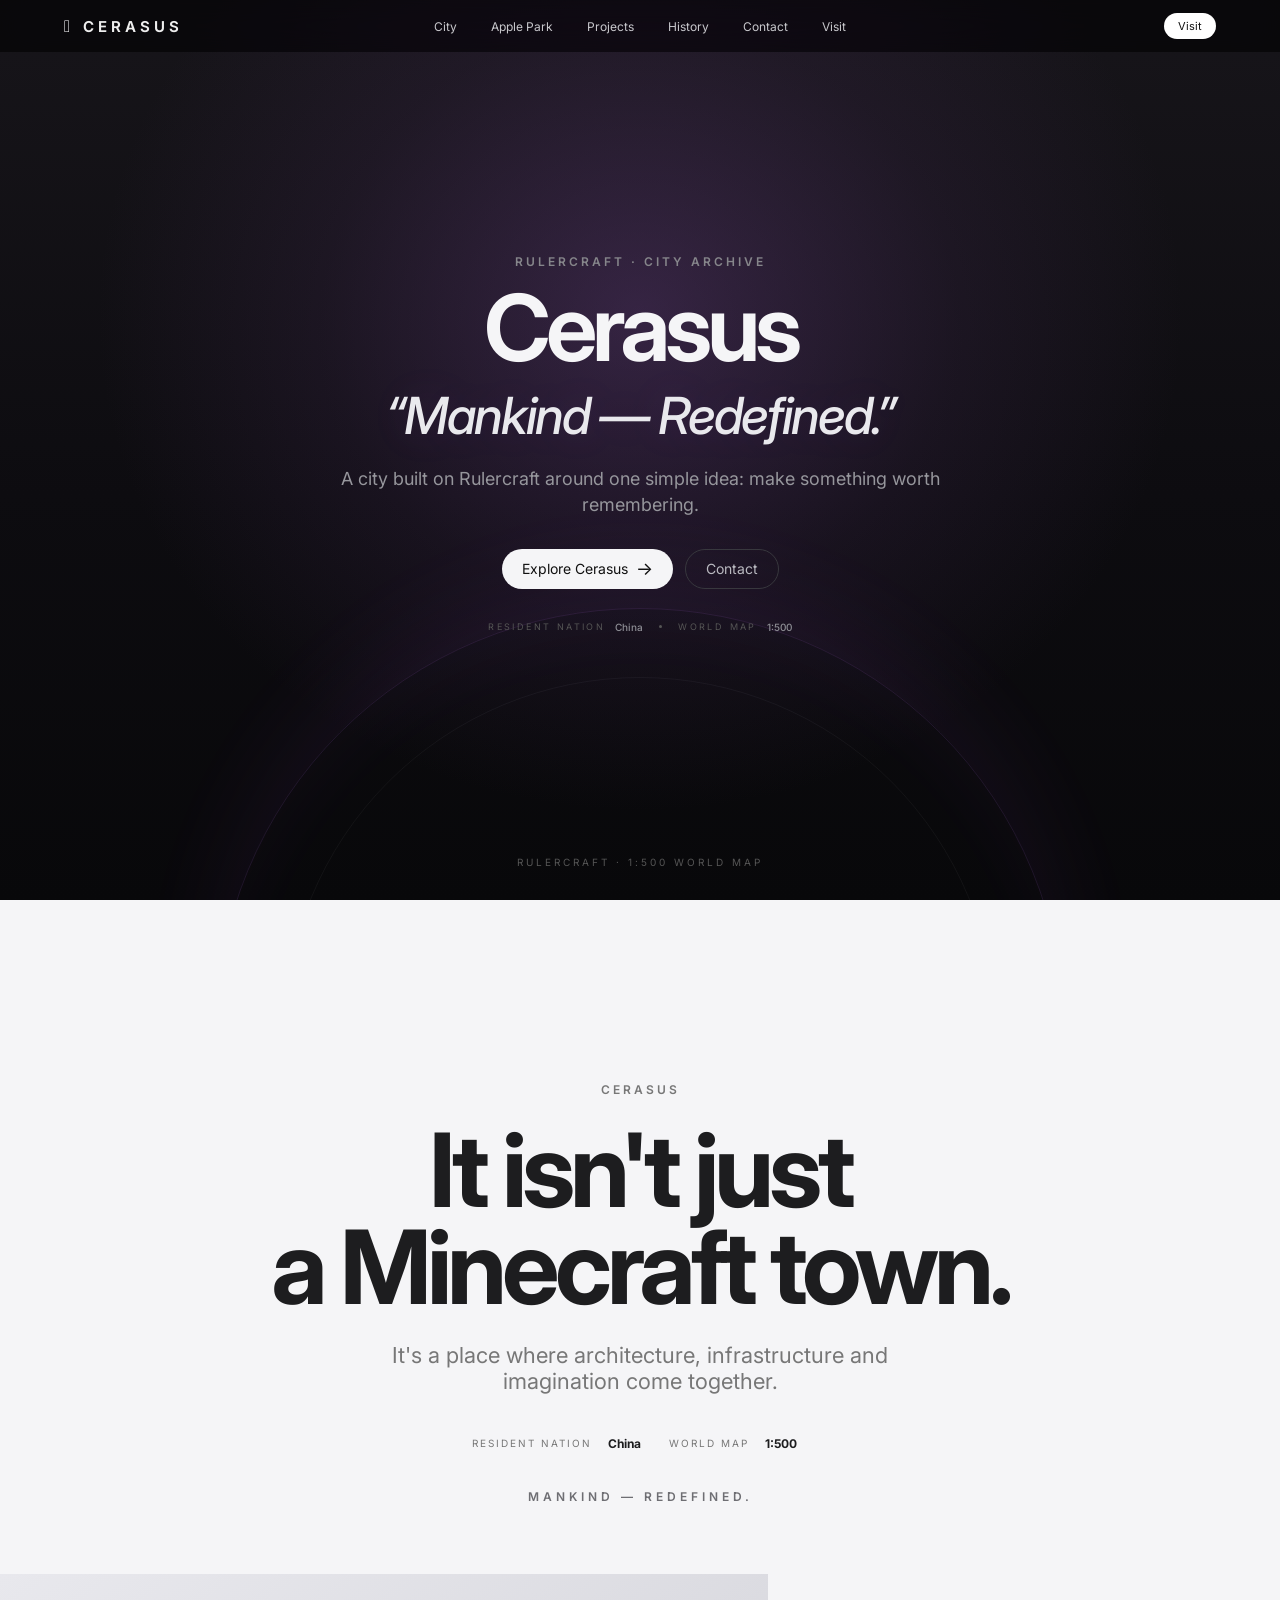
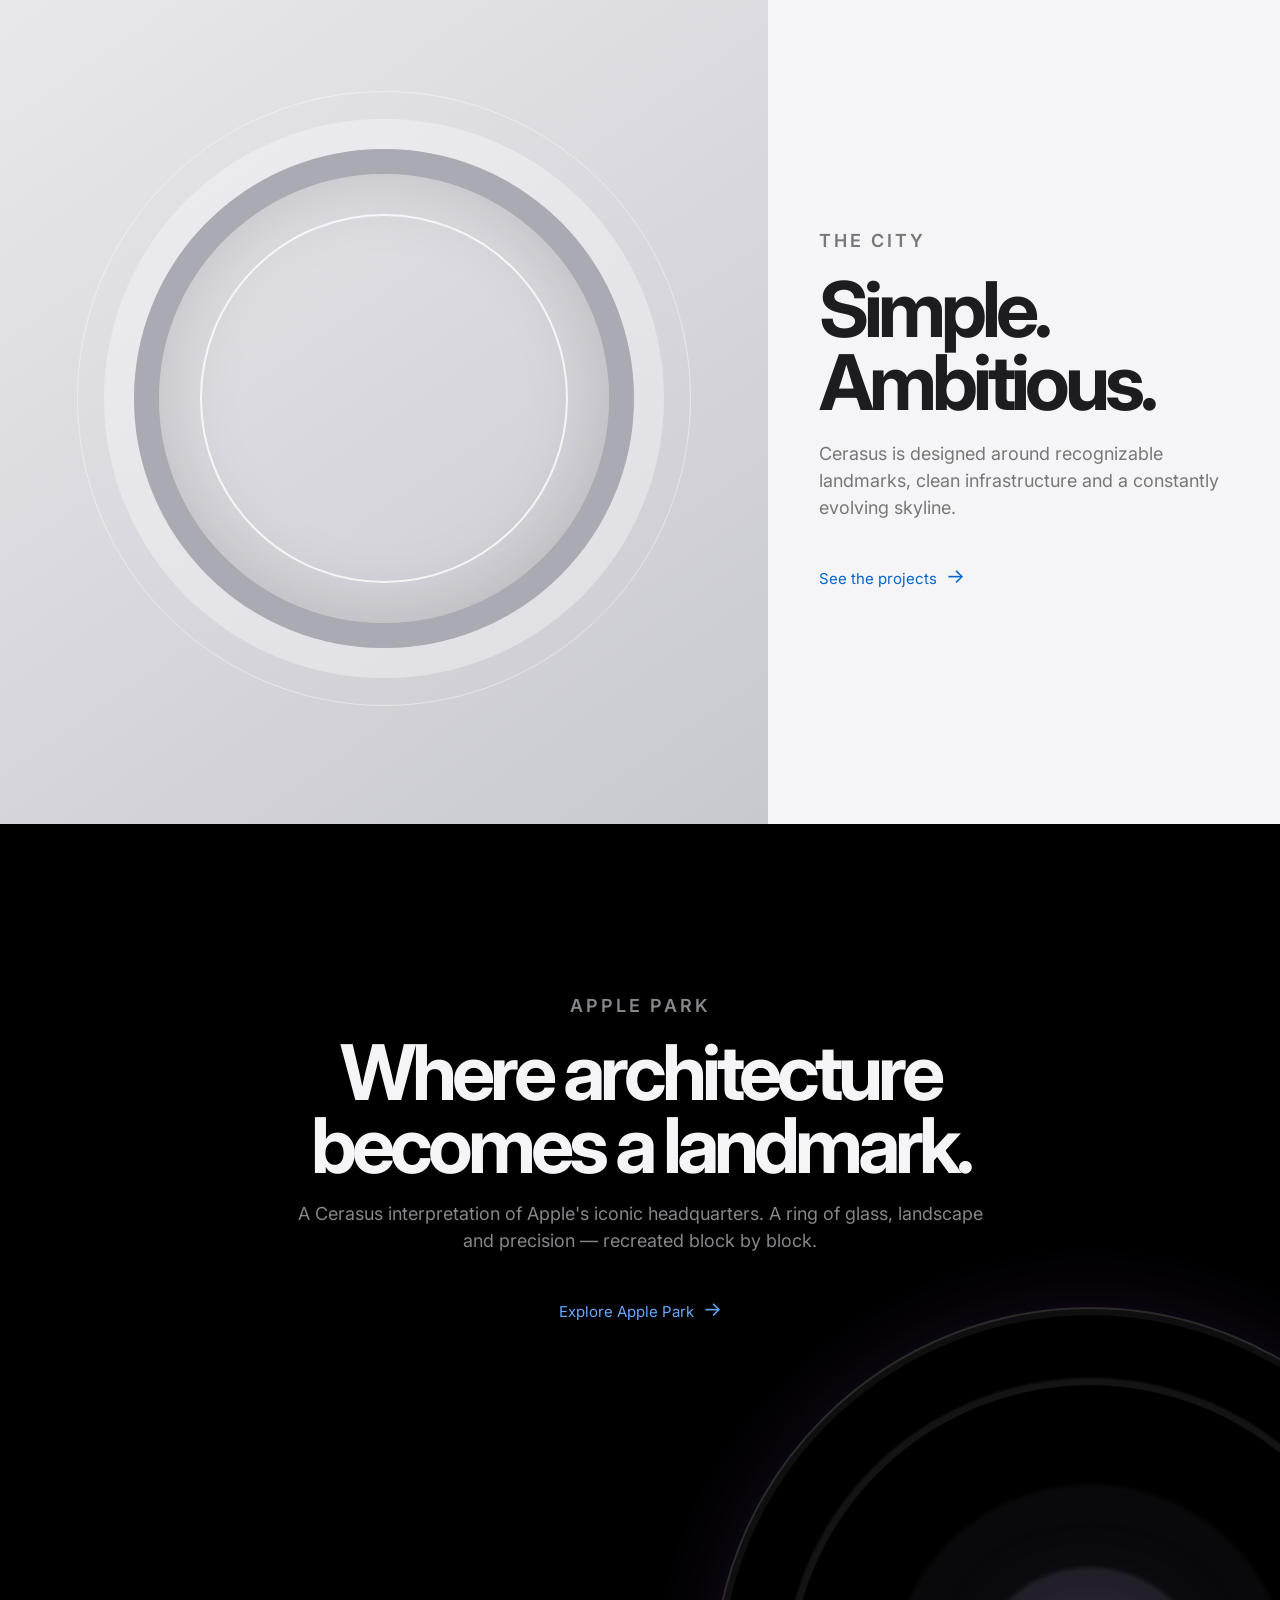
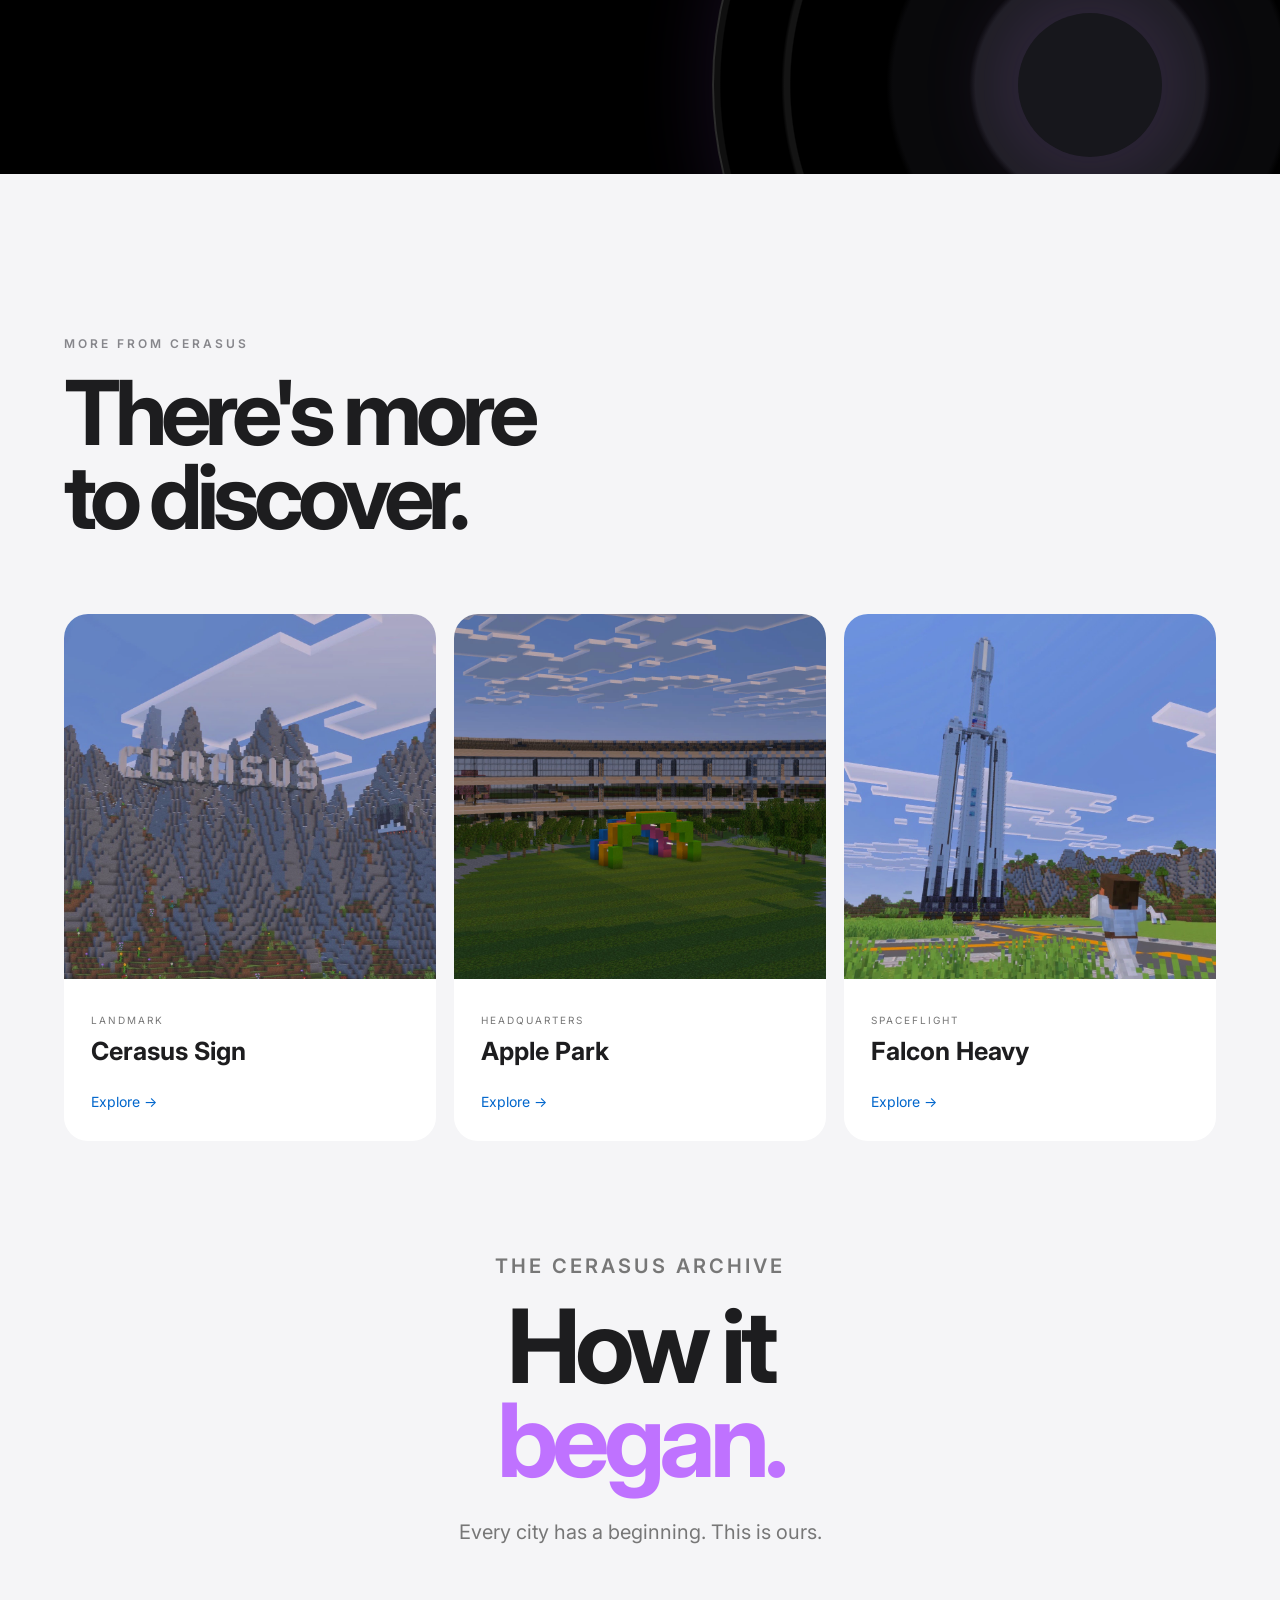
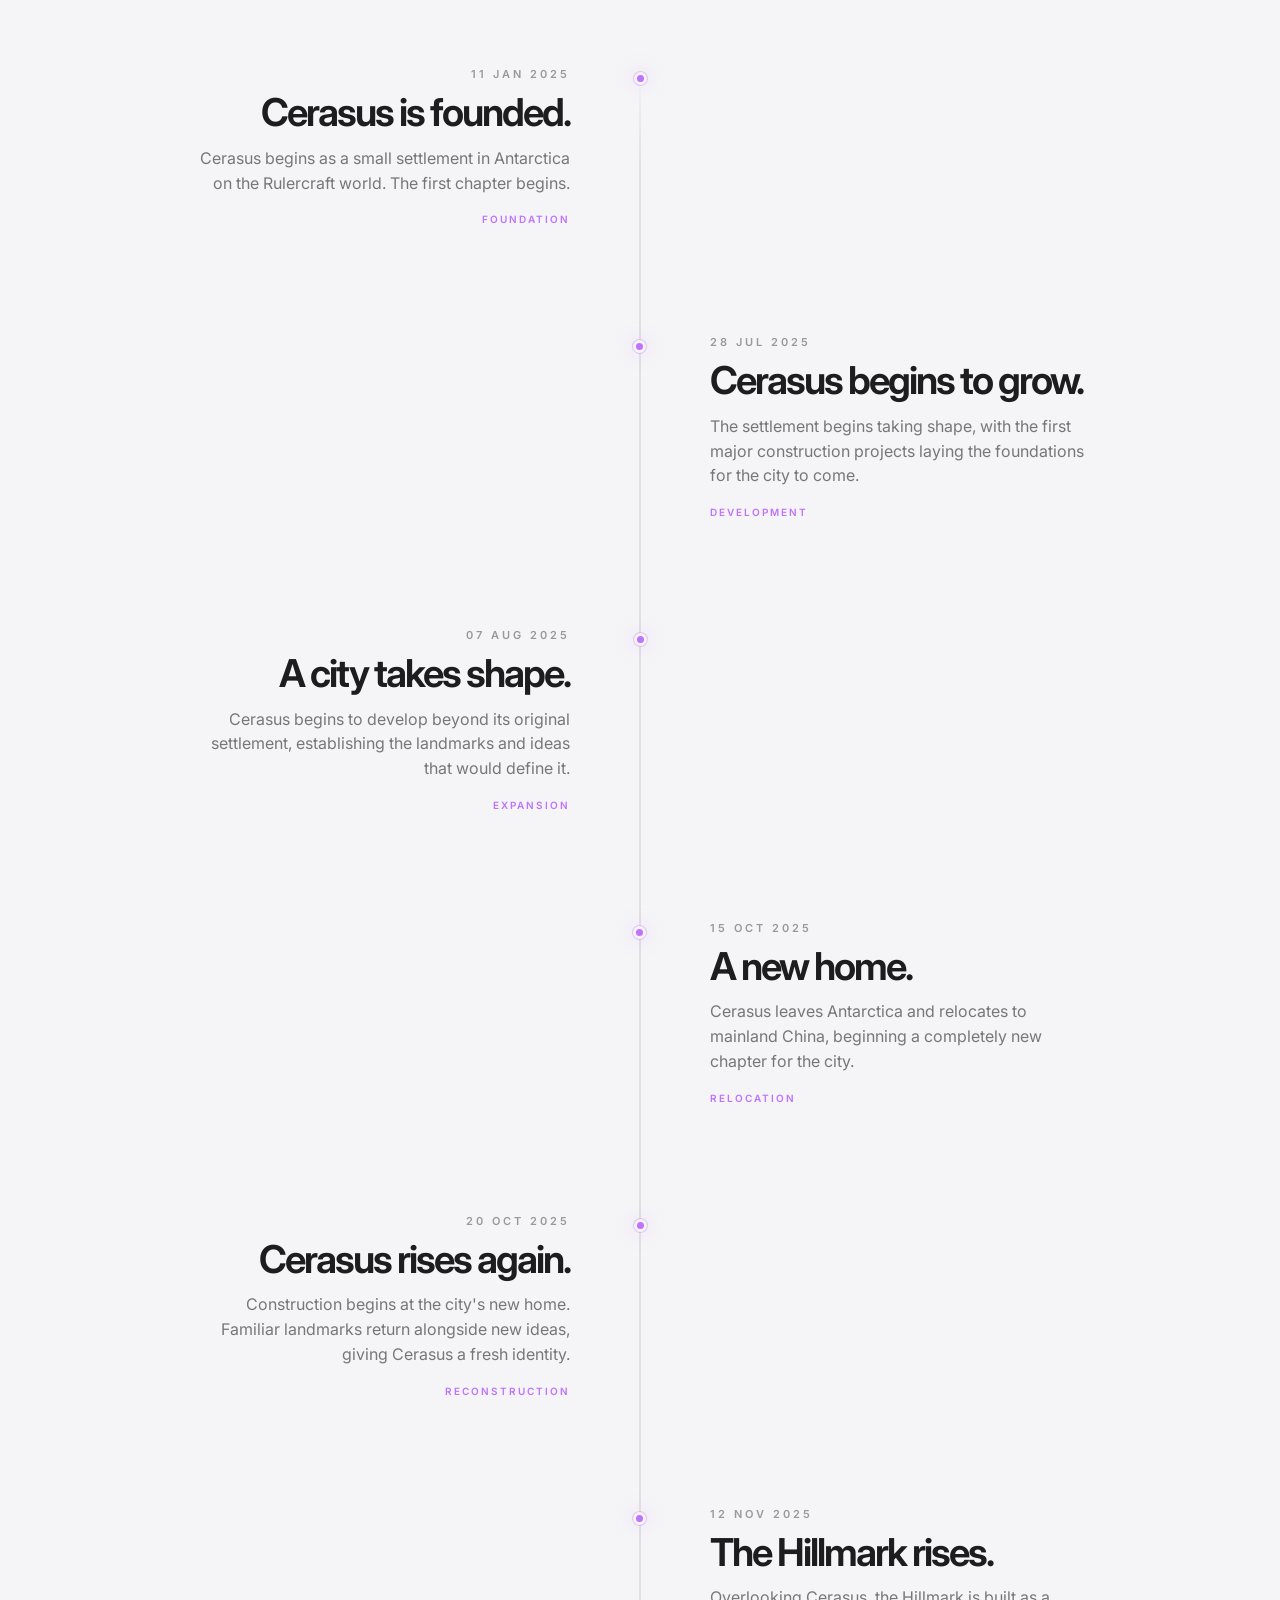
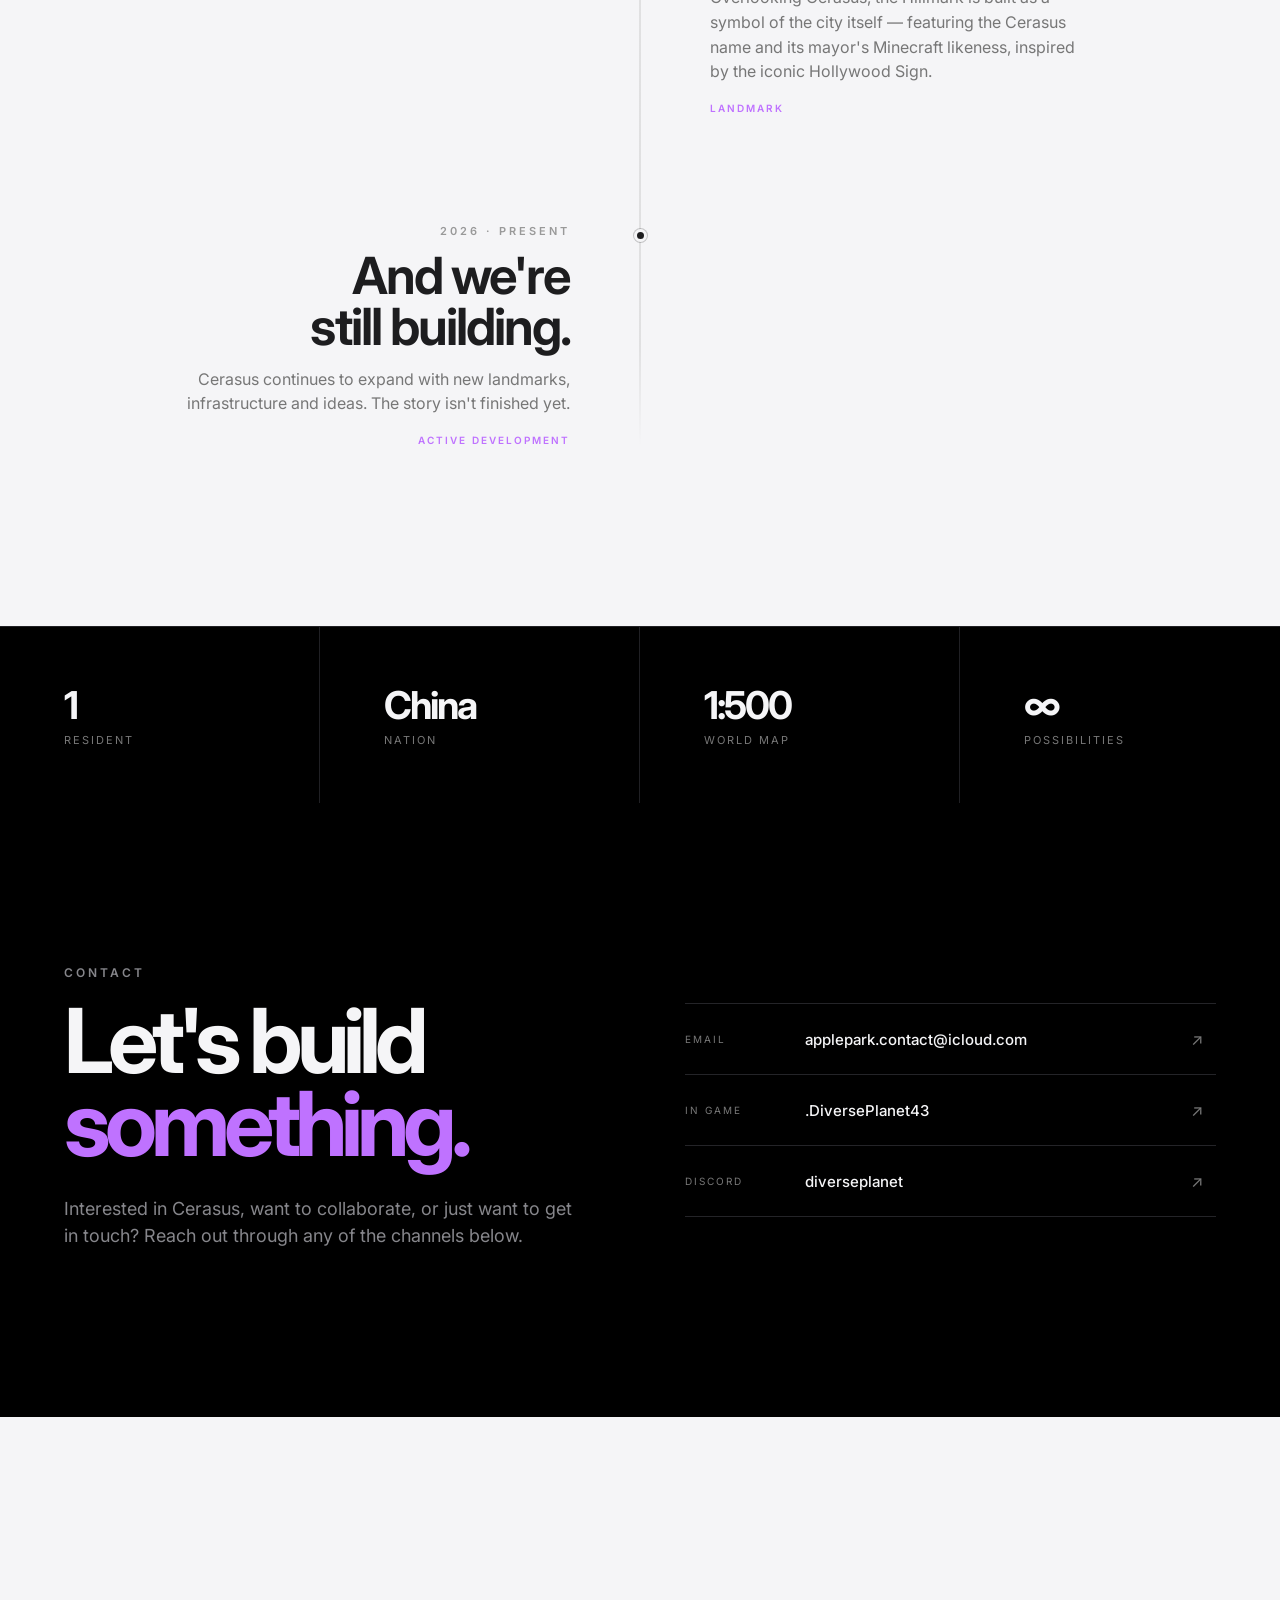
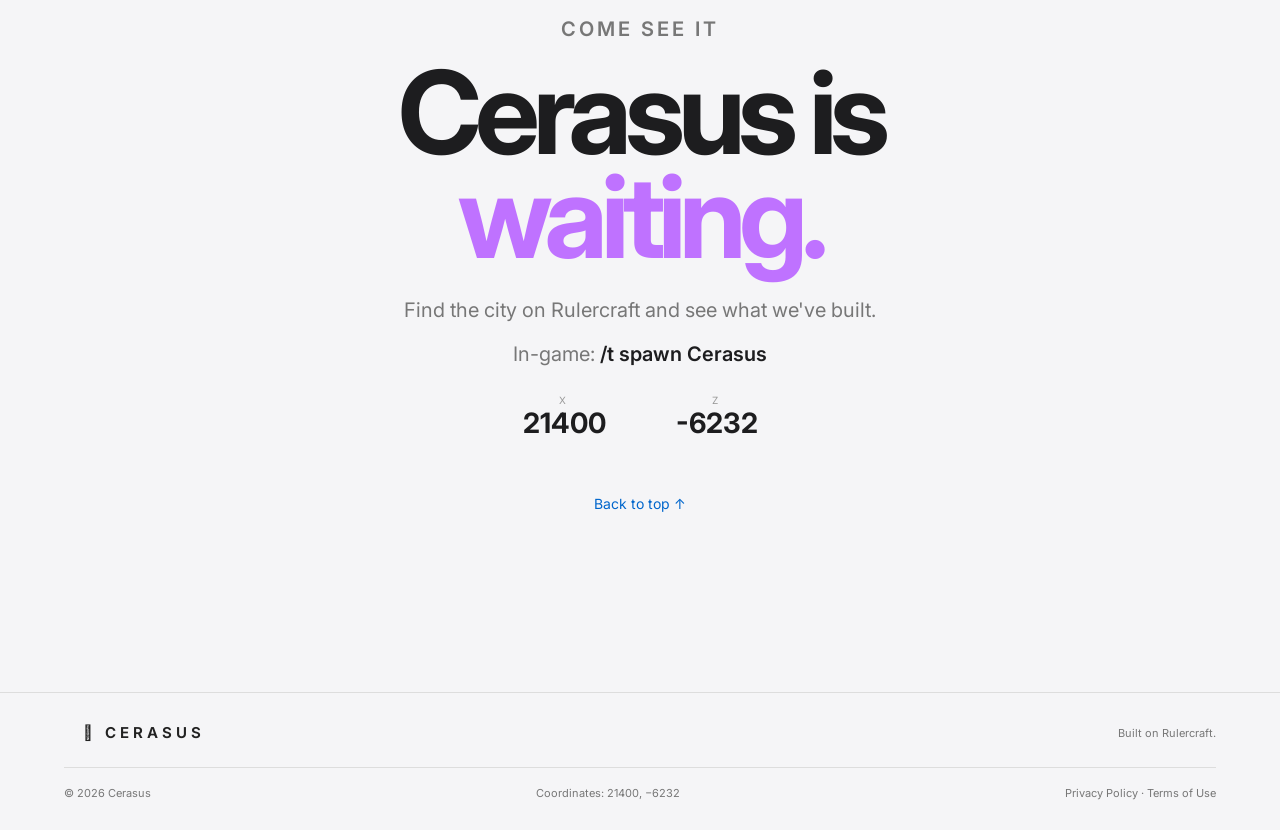
<file: index.html>
<!DOCTYPE html>
<html lang="en">
<head>

<meta charset="UTF-8">
<meta name="viewport" content="width=device-width, initial-scale=1.0">

<title>Cerasus</title>

<meta
  name="description"
  content="Cerasus. A city on Rulercraft, designed for what comes next."
>

<link rel="stylesheet" href="style.css">

</head>

<body>

<div id="page-intro"></div>

<!-- =====================================================

     CERASUS INTRO

     ===================================================== -->

<div class="cerasus-intro" aria-hidden="true">

  <div class="intro-content">

    <div class="intro-logo">

      <span class="intro-apple">&#63743;</span>

      <span>CERASUS</span>

    </div>

    <p>

      RULERCRAFT · CITY ARCHIVE

    </p>

  </div>

</div>

<!-- =====================================================
     NAVIGATION
     ===================================================== -->

<header class="topbar">

  <a
    class="apple-brand main-brand"
    href="#top"
    aria-label="Cerasus"
  >

    <span
      class="apple-logo"
      aria-hidden="true"
    >
      &#63743;
    </span>

    <span>CERASUS</span>

  </a>


  <nav>

    <a href="#city">
      City
    </a>

    <a href="#applepark">
      Apple Park
    </a>

    <a href="#projects">
      Projects
    </a>

    <a href="#history">
      History
    </a>

    <a href="#contact">
      Contact
    </a>

    <a href="#visit">
      Visit
    </a>

  </nav>


  <a
    class="visit-pill"
    href="#visit"
  >
    Visit
  </a>

</header>



<main id="top">


<!-- =====================================================
     HERO
     ===================================================== -->

<section class="hero">

  <div class="hero-copy reveal hero-reveal">

    <p class="kicker">
      RULERCRAFT · CITY ARCHIVE
    </p>


    <h1 class="cerasus-hero-title">
      Cerasus
    </h1>


    <p class="hero-tagline">
      “Mankind — Redefined.”
    </p>


    <p class="lead">
      A city built on Rulercraft around one simple idea:
      make something worth remembering.
    </p>


    <div class="hero-actions">

      <a
        class="hero-primary"
        href="map.html"
      >
        Explore Cerasus
        <span>→</span>
      </a>


      <a
        class="hero-secondary"
        href="#contact"
      >
        Contact
      </a>

    </div>


    <div class="hero-status">

      <span>
        RESIDENT NATION
      </span>

      <strong>
        China
      </strong>

      <i></i>

      <span>
        WORLD MAP
      </span>

      <strong>
        1:500
      </strong>

    </div>

  </div>


  <div
    class="hero-arc"
    aria-hidden="true"
  ></div>


  <div class="hero-caption">
    RULERCRAFT · 1:500 WORLD MAP
  </div>

</section>



<!-- =====================================================
     CITY INTRO
     ===================================================== -->

<section
  id="city"
  class="statement white reveal-section"
>

  <p class="eyebrow">
    CERASUS
  </p>


  <h2>
    It isn't just<br>
    a Minecraft town.
  </h2>


  <p class="big-copy">
    It's a place where architecture,
    infrastructure and imagination
    come together.
  </p>


  <div class="city-meta">

    <span>
      RESIDENT NATION
    </span>

    <strong>
      China
    </strong>

    <span>
      WORLD MAP
    </span>

    <strong>
      1:500
    </strong>

  </div>


  <p class="motto light-motto">
    Mankind — Redefined.
  </p>

</section>



<!-- =====================================================
     THE CITY
     ===================================================== -->

<section
  class="feature feature-city reveal-section"
>

  <div class="feature-image city-art">

    <div class="ring"></div>

    <div class="ring ring2"></div>

    <div class="ring ring3"></div>

  </div>


  <div class="feature-text">

    <p class="eyebrow">
      THE CITY
    </p>


    <h2>
      Simple.<br>
      Ambitious.
    </h2>


    <p>
      Cerasus is designed around recognizable
      landmarks, clean infrastructure and a
      constantly evolving skyline.
    </p>


    <a
      class="learn dark"
      href="#projects"
    >
      See the projects
      <span>→</span>
    </a>

  </div>

</section>



<!-- =====================================================
     APPLE PARK
     ===================================================== -->

<section
  id="applepark"
  class="black-panel reveal-section"
>

  <div class="black-copy">

    <p class="eyebrow">
      APPLE PARK
    </p>


    <h2>
      Where architecture<br>
      becomes a landmark.
    </h2>


    <p>
      A Cerasus interpretation of Apple's
      iconic headquarters. A ring of glass,
      landscape and precision — recreated
      block by block.
    </p>


    <a
      class="learn"
      href="build.html"
    >
      Explore Apple Park
      <span>→</span>
    </a>

  </div>


  <div class="park">

    <div class="park-ring"></div>

    <div class="park-core"></div>

  </div>

</section>



<!-- =====================================================
     PROJECTS
     ===================================================== -->

<section
  id="projects"
  class="projects reveal-section"
>

  <div class="project-intro">

    <p class="eyebrow">
      MORE FROM CERASUS
    </p>


    <h2>
      There's more<br>
      to discover.
    </h2>

  </div>


  <div class="cards">


    <!-- CERASUS SIGN -->

    <article class="card reveal-card">

      <div class="card-art photo-art">

        <img
          src="Assets/Cerasussign.jpg"
          alt="Cerasus Sign"
        >

      </div>


      <div class="card-body">

        <p>
          LANDMARK
        </p>


        <h3>
          Cerasus Sign
        </h3>


        <a
          class="card-link"
          href="build.html"
        >
          Explore →
        </a>

      </div>

    </article>



    <!-- APPLE PARK -->

    <article class="card reveal-card">

      <div class="card-art photo-art">

        <img
          src="Assets/AppleParkRing.JPG"
          alt="Apple Park in Cerasus"
        >

      </div>


      <div class="card-body">

        <p>
          HEADQUARTERS
        </p>


        <h3>
          Apple Park
        </h3>


        <a
          class="card-link"
          href="build.html"
        >
          Explore →
        </a>

      </div>

    </article>



    <!-- FALCON HEAVY -->

    <article class="card reveal-card">

      <div class="card-art photo-art">

        <img
          src="Assets/FalconHeavy.jpg"
          alt="Falcon Heavy in Cerasus"
        >

      </div>


      <div class="card-body">

        <p>
          SPACEFLIGHT
        </p>


        <h3>
          Falcon Heavy
        </h3>


        <a
          class="card-link"
          href="build.html"
        >
          Explore →
        </a>

      </div>

    </article>

  </div>

</section>



<!-- =====================================================
     CERASUS TIMELINE
     ===================================================== -->

<section
  id="history"
  class="timeline-section"
>

  <div class="timeline-header">

    <p class="eyebrow">
      THE CERASUS ARCHIVE
    </p>

    <h2>
      How it<br>
      <span>began.</span>
    </h2>

    <p>
      Every city has a beginning.
      This is ours.
    </p>

  </div>


  <div class="cerasus-timeline">


    <!-- 01 — FOUNDATION -->

    <article class="timeline-event">

      <div class="timeline-dot"></div>

      <span class="timeline-date">
        11 JAN 2025
      </span>

      <h3>
        Cerasus is founded.
      </h3>

      <p>
        Cerasus begins as a small settlement
        in Antarctica on the Rulercraft world.
        The first chapter begins.
      </p>

      <span class="timeline-category">
        FOUNDATION
      </span>

    </article>


    <!-- 02 — FIRST EXPANSION -->

    <article class="timeline-event">

      <div class="timeline-dot"></div>

      <span class="timeline-date">
        28 JUL 2025
      </span>

      <h3>
        Cerasus begins to grow.
      </h3>

      <p>
        The settlement begins taking shape,
        with the first major construction projects
        laying the foundations for the city to come.
      </p>

      <span class="timeline-category">
        DEVELOPMENT
      </span>

    </article>


    <!-- 03 — FIRST LANDMARK -->

    <article class="timeline-event">

      <div class="timeline-dot"></div>

      <span class="timeline-date">
        07 AUG 2025
      </span>

      <h3>
        A city takes shape.
      </h3>

      <p>
        Cerasus begins to develop beyond its
        original settlement, establishing the
        landmarks and ideas that would define it.
      </p>

      <span class="timeline-category">
        EXPANSION
      </span>

    </article>


    <!-- 04 — RELOCATION -->

    <article class="timeline-event">

      <div class="timeline-dot"></div>

      <span class="timeline-date">
        15 OCT 2025
      </span>

      <h3>
        A new home.
      </h3>

      <p>
        Cerasus leaves Antarctica and relocates
        to mainland China, beginning a completely
        new chapter for the city.
      </p>

      <span class="timeline-category">
        RELOCATION
      </span>

    </article>


    <!-- 05 — REBUILDING -->

    <article class="timeline-event">

      <div class="timeline-dot"></div>

      <span class="timeline-date">
        20 OCT 2025
      </span>

      <h3>
        Cerasus rises again.
      </h3>

      <p>
        Construction begins at the city's new home.
        Familiar landmarks return alongside new
        ideas, giving Cerasus a fresh identity.
      </p>

      <span class="timeline-category">
        RECONSTRUCTION
      </span>

    </article>


    <!-- 06 — HILLMARK -->

    <article class="timeline-event">

      <div class="timeline-dot"></div>

      <span class="timeline-date">
        12 NOV 2025
      </span>

      <h3>
        The Hillmark rises.
      </h3>

      <p>
        Overlooking Cerasus, the Hillmark is built
        as a symbol of the city itself — featuring
        the Cerasus name and its mayor's Minecraft
        likeness, inspired by the iconic Hollywood Sign.
      </p>

      <span class="timeline-category">
        LANDMARK
      </span>

    </article>


    <!-- 07 — PRESENT -->

    <article class="timeline-event final">

      <div class="timeline-dot"></div>

      <span class="timeline-date">
        2026 · PRESENT
      </span>

      <h3>
        And we're<br>
        still building.
      </h3>

      <p>
        Cerasus continues to expand with new
        landmarks, infrastructure and ideas.
        The story isn't finished yet.
      </p>

      <span class="timeline-category">
        ACTIVE DEVELOPMENT
      </span>

    </article>


  </div>

</section>



<!-- =====================================================
     NUMBERS
     ===================================================== -->

<section
  class="numbers reveal-section"
>

  <div>

    <strong
      class="counter"
      data-target="1"
    >
      0
    </strong>

    <span>
      resident
    </span>

  </div>


  <div>

    <strong>
      China
    </strong>

    <span>
      nation
    </span>

  </div>


  <div>

    <strong>
      1:500
    </strong>

    <span>
      world map
    </span>

  </div>


  <div>

    <strong>
      ∞
    </strong>

    <span>
      possibilities
    </span>

  </div>

</section>



<!-- =====================================================
     CONTACT
     ===================================================== -->

<section
  id="contact"
  class="contact-section reveal-section"
>

  <div class="contact-inner">


    <div>

      <p class="eyebrow">
        CONTACT
      </p>


      <h2>
        Let's build<br>
        <span>something.</span>
      </h2>


      <p class="contact-copy">
        Interested in Cerasus, want to collaborate,
        or just want to get in touch? Reach out
        through any of the channels below.
      </p>

    </div>



    <div class="contact-details">


      <a
        class="contact-row"
        href="mailto:applepark.contact@icloud.com"
      >

        <span class="contact-label">
          EMAIL
        </span>

        <strong>
          applepark.contact@icloud.com
        </strong>

        <span class="contact-arrow">
          ↗
        </span>

      </a>



      <div class="contact-row">

        <span class="contact-label">
          IN GAME
        </span>

        <strong>
          .DiversePlanet43
        </strong>

        <span class="contact-arrow">
          ↗
        </span>

      </div>



      <div class="contact-row">

        <span class="contact-label">
          DISCORD
        </span>

        <strong>
          diverseplanet
        </strong>

        <span class="contact-arrow">
          ↗
        </span>

      </div>


    </div>

  </div>

</section>



<!-- =====================================================
     VISIT
     ===================================================== -->

<section
  id="visit"
  class="visit reveal-section"
>

  <div class="visit-inner">

    <p class="eyebrow">
      COME SEE IT
    </p>


    <h2>
      Cerasus is<br>
      <span>waiting.</span>
    </h2>


    <p>
      Find the city on Rulercraft
      and see what we've built.
    </p>


    <div class="visit-location">

      <p class="spawn-command">
        In-game:
        <code>/t spawn Cerasus</code>
      </p>


      <div class="coords">

        <div>

          <small>
            X
          </small>

          <strong>
            21400
          </strong>

        </div>


        <div>

          <small>
            Z
          </small>

          <strong>
            -6232
          </strong>

        </div>

      </div>


      <a
        href="#top"
        class="back-to-top"
      >
        Back to top ↑
      </a>

    </div>

  </div>

</section>


</main>



<!-- =====================================================
     FOOTER
     ===================================================== -->

<footer>

  <div class="footer-top">

    <a
      class="apple-brand main-brand"
      href="#top"
    >

      <span
        class="apple-logo"
        aria-hidden="true"
      >
        &#63743;
      </span>

      <span>
        CERASUS
      </span>

    </a>


    <span>
      Built on Rulercraft.
    </span>

  </div>


  <div class="footer-bottom">

  <span>
    © 2026 Cerasus
  </span>

  <span>
    Coordinates: 21400, −6232
  </span>

  <span>
    <a href="privacy.html">Privacy Policy</a>
    ·
    <a href="terms.html">Terms of Use</a>
  </span>

</div>

</footer>



<!-- =====================================================
     JAVASCRIPT
     ===================================================== -->

<script src="script.js"></script>

</body>
</html>
</file>
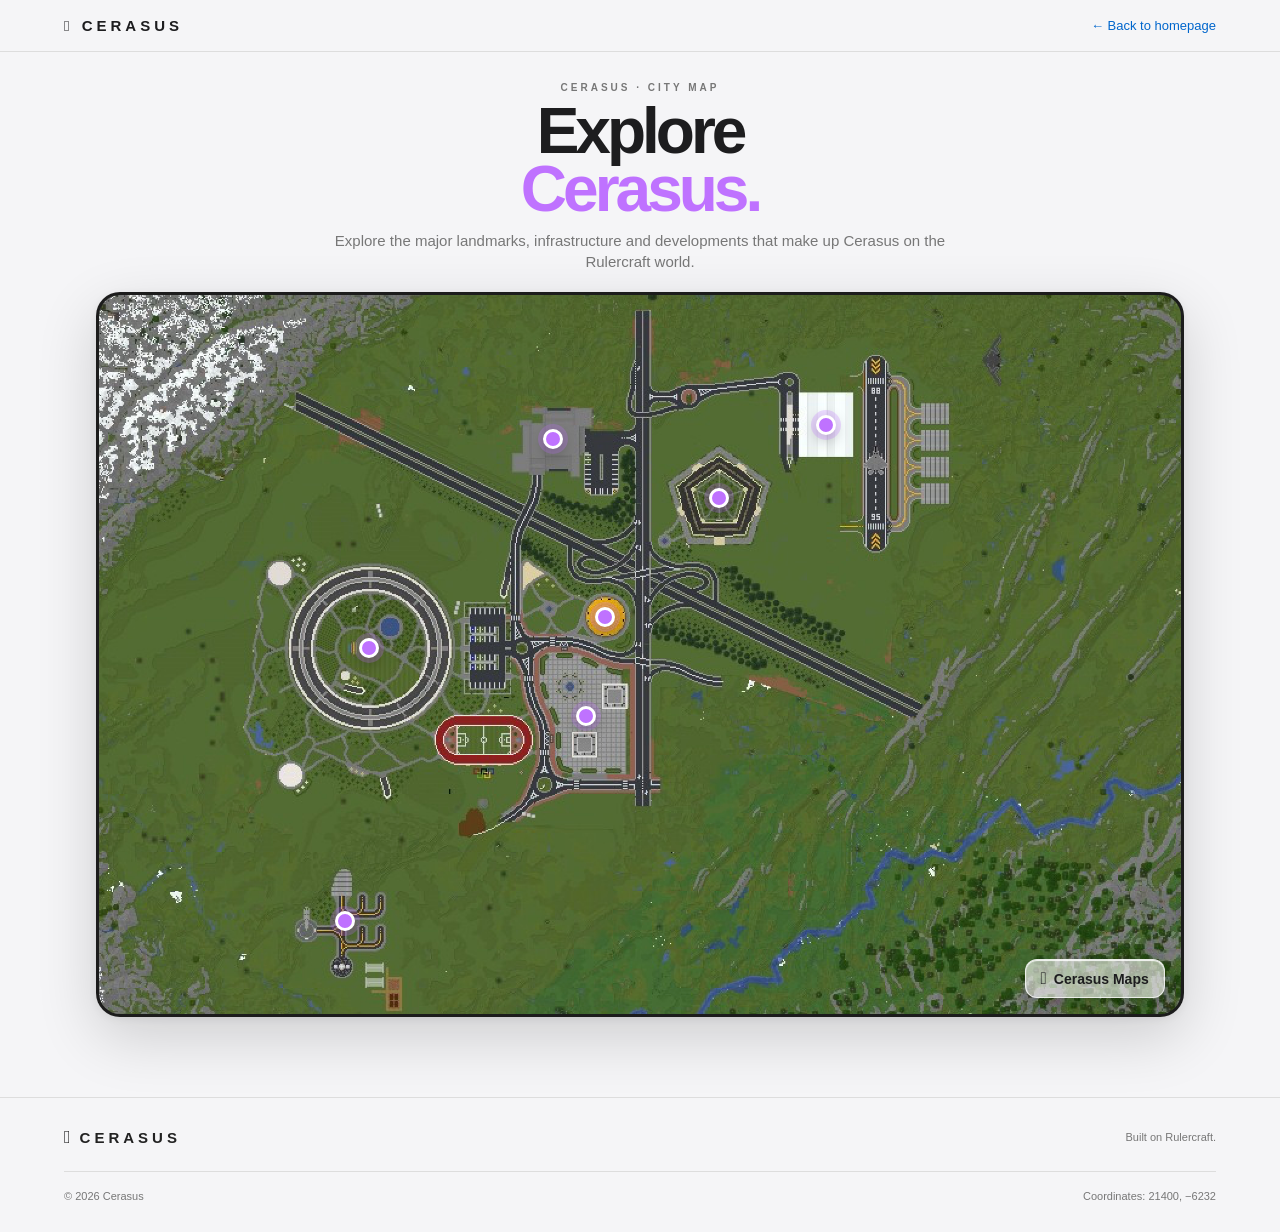
<file: map.html>
<!DOCTYPE html>
<html lang="en">
<head>

<meta charset="UTF-8">
<meta name="viewport" content="width=device-width, initial-scale=1.0">

<title>Cerasus — City Map</title>

<meta
  name="description"
  content="Explore Cerasus on the Rulercraft world map."
>

<style>

/* =========================================================
   GLOBAL
   ========================================================= */

*{
  box-sizing:border-box;
}

html{
  scroll-behavior:smooth;
}

body{
  margin:0;
  width:100%;
  min-height:100vh;

  background:#f5f5f7;
  color:#1d1d1f;

  font-family:
    -apple-system,
    BlinkMacSystemFont,
    "Helvetica Neue",
    Arial,
    sans-serif;

  overflow-x:hidden;
  overflow-y:auto;
}


/* =========================================================
   NAVIGATION
   ========================================================= */

.map-nav{

  height:52px;

  padding:0 5%;

  display:flex;
  align-items:center;
  justify-content:space-between;

  position:relative;
  z-index:100;

  background:rgba(245,245,247,.86);

  backdrop-filter:blur(20px);
  -webkit-backdrop-filter:blur(20px);

  border-bottom:1px solid #ddd;
}

.map-brand{

  color:#1d1d1f;
  text-decoration:none;

  font-size:15px;
  font-weight:700;

  letter-spacing:4px;
}

.map-back{

  color:#0066cc;

  text-decoration:none;

  font-size:13px;

  transition:opacity .2s;
}

.map-back:hover{
  opacity:.65;
}


/* =========================================================
   HERO
   ========================================================= */

.map-hero{

  text-align:center;

  padding:30px 20px 20px;
}

.map-eyebrow{

  color:#777;

  font-size:10px;

  letter-spacing:3px;

  font-weight:600;

  margin-bottom:10px;
}

.map-hero h1{

  font-size:clamp(42px,5vw,68px);

  line-height:.9;

  letter-spacing:-4px;

  margin:0 0 12px;
}

.map-hero h1 span{
  color:#bf72ff;
}

.map-hero p{

  max-width:620px;

  margin:0 auto;

  color:#777;

  font-size:15px;

  line-height:1.4;
}


/* =========================================================
   MAP AREA
   ========================================================= */

.map-wrapper{

  width:100%;

  display:flex;
  justify-content:center;

  padding:0 20px 80px;
}


/*
   Keeps the original 3:2 map ratio.

   The map will fit nicely on larger screens while
   remaining responsive on smaller screens.
*/

.map{

  position:relative;

  width:min(
    1300px,
    calc((100vh - 175px) * 1.5),
    calc(100vw - 40px)
  );

  aspect-ratio:3 / 2;

  overflow:hidden;

  border-radius:24px;

  border:3px solid rgba(0,0,0,.18);

  background:#222;

  box-shadow:
    0 20px 60px rgba(0,0,0,.16),
    0 2px 8px rgba(0,0,0,.06);
}


/* =========================================================
   MAP IMAGE
   ========================================================= */

.map img{

  position:absolute;

  inset:0;

  width:100%;
  height:100%;

  display:block;

  object-fit:cover;

  user-select:none;

  -webkit-user-drag:none;
}


/* =========================================================
   CERASUS MAP ATTRIBUTION
   ========================================================= */

.map-attribution{

  position:absolute;

  right:16px;
  bottom:16px;

  display:flex;
  align-items:center;

  gap:7px;

  padding:10px 15px;

  /* Liquid-glass look */
  background:rgba(255,255,255,.58);

  border:1px solid rgba(255,255,255,.75);

  border-radius:12px;

  color:#1d1d1f;

  font-size:14px;
  font-weight:600;

  box-shadow:
    0 4px 15px rgba(0,0,0,.16),
    inset 0 1px 1px rgba(255,255,255,.9);

  z-index:8;

  pointer-events:none;
}

.map-icon{
  font-size:17px;
  line-height:1;
}


/* =========================================================
   MARKERS
   ========================================================= */

.marker{

  position:absolute;

  width:20px;
  height:20px;

  padding:0;

  transform:translate(-50%,-50%);

  border-radius:50%;

  background:#bf72ff;

  border:3px solid white;

  box-shadow:
    0 0 0 5px rgba(191,114,255,.25),
    0 5px 15px rgba(0,0,0,.3);

  cursor:grab;

  z-index:10;

  touch-action:none;

  transition:
    transform .2s,
    box-shadow .2s;
}

.marker:hover{

  transform:
    translate(-50%,-50%)
    scale(1.35);

  box-shadow:
    0 0 0 8px rgba(191,114,255,.2),
    0 5px 20px rgba(0,0,0,.4);
}

.marker.dragging{

  cursor:grabbing;

  transform:
    translate(-50%,-50%)
    scale(1.3);

  box-shadow:
    0 0 0 10px rgba(191,114,255,.25),
    0 8px 25px rgba(0,0,0,.4);
}


/* =========================================================
   MARKER POSITIONS
   ========================================================= */

/*
   CHANGE THESE VALUES TO MOVE MARKERS.

   left = horizontal position
   top  = vertical position

   Example:

   left:50%;
   top:50%;

   = exact center of the map.
*/


/* Apple Park */

.apple{
  left:24.9%;
  top:49.1%;
}


/* Pentagon */

.pentagon{
  left:57.3%;
  top:28.2%;
}


/* Airport */

.airport{
  left:67.2%;
  top:18%;
}


/* Laboratories */

.labs{
  left:42%;
  top:20%;
}


/* Cerasus Sphere */

.sphere{
  left:46.8%;
  top:44.7%;
}


/* Twin Towers */

.towers{
  left:45%;
  top:58.5%;
}


/* Falcon Heavy */

.falcon{
  left:22.7%;
  top:87.1%;
}


/* =========================================================
   INFO CARD
   ========================================================= */

.map-info{

  position:absolute;

  left:50%;
  bottom:20px;

  transform:
    translateX(-50%)
    translateY(10px);

  width:min(
    calc(100% - 30px),
    420px
  );

  padding:20px 22px;

  border-radius:20px;

  background:rgba(20,20,25,.88);

  backdrop-filter:blur(20px);
  -webkit-backdrop-filter:blur(20px);

  color:white;

  opacity:0;

  pointer-events:none;

  transition:
    opacity .25s,
    transform .25s;

  box-shadow:
    0 15px 40px rgba(0,0,0,.35);

  z-index:30;
}

.map-info.active{

  opacity:1;

  pointer-events:auto;

  transform:
    translateX(-50%)
    translateY(0);
}

.map-info small{

  color:#aaa;

  font-size:10px;

  letter-spacing:2px;
}

.map-info h2{

  margin:6px 0 8px;

  font-size:25px;

  letter-spacing:-1px;
}

.map-info p{

  margin:0;

  color:#ccc;

  font-size:14px;
}

.close{

  position:absolute;

  top:12px;
  right:17px;

  cursor:pointer;

  color:#aaa;

  font-size:21px;

  line-height:1;

  transition:color .2s;
}

.close:hover{
  color:white;
}


/* =========================================================
   CERASUS FOOTER
   ========================================================= */

footer{

  background:#f5f5f7;

  color:#777;

  border-top:1px solid #ddd;

  padding:30px 5%;

  font-size:11px;
}

.footer-top,
.footer-bottom{

  max-width:1200px;

  margin:auto;

  display:flex;

  justify-content:space-between;

  align-items:center;
}

.footer-bottom{

  border-top:1px solid #ddd;

  margin-top:25px;

  padding-top:18px;
}

.apple-brand{

  position:static;

  display:flex;

  align-items:center;

  gap:9px;

  color:#222;

  font-size:15px;

  font-weight:650;

  letter-spacing:4px;

  text-decoration:none;
}

.apple-logo{

  font-family:
    -apple-system,
    BlinkMacSystemFont,
    "Helvetica Neue",
    sans-serif;

  font-size:18px;

  line-height:1;

  letter-spacing:0;

  color:#222;
}


/* =========================================================
   MOBILE
   ========================================================= */

@media(max-width:700px){

  body{
    overflow-x:hidden;
    overflow-y:auto;
  }

  .map-nav{

    height:48px;

    padding:0 20px;
  }

  .map-brand{

    font-size:12px;

    letter-spacing:3px;
  }

  .map-back{

    font-size:12px;
  }

  .map-hero{

    padding:22px 15px 15px;
  }

  .map-eyebrow{

    font-size:9px;

    letter-spacing:2px;
  }

  .map-hero h1{

    font-size:44px;

    letter-spacing:-3px;

    margin-bottom:10px;
  }

  .map-hero p{

    font-size:13px;

    max-width:450px;
  }

  .map-wrapper{

    padding:
      0
      10px
      50px;
  }

  .map{

    width:100%;

    border-radius:18px;
  }

  .marker{

    width:15px;
    height:15px;

    border-width:2px;

    box-shadow:
      0 0 0 4px rgba(191,114,255,.25),
      0 3px 10px rgba(0,0,0,.3);
  }

  .map-info{

    bottom:10px;

    padding:16px 18px;

    border-radius:17px;
  }

  .map-info h2{

    font-size:21px;
  }

  footer{

    padding:
      25px
      20px
      30px;
  }

  .footer-top,
  .footer-bottom{

    flex-direction:column;

    align-items:flex-start;

    gap:15px;
  }

}


/* =========================================================
   VERY SMALL SCREENS
   ========================================================= */

@media(max-width:700px) and (max-height:700px){

  .map-hero{

    padding:12px 15px 10px;
  }

  .map-hero h1{

    font-size:36px;

    margin-bottom:6px;
  }

  .map-hero p{

    display:none;
  }

}

</style>
</head>


<body>


<!-- =====================================================
     NAVIGATION
     ===================================================== -->

<header class="map-nav">

  <a
    class="map-brand"
    href="index.html"
  >
     CERASUS
  </a>

  <a
    class="map-back"
    href="index.html"
  >
    ← Back to homepage
  </a>

</header>


<main>


<!-- =====================================================
     HERO
     ===================================================== -->

<section class="map-hero">

  <div class="map-eyebrow">
    CERASUS · CITY MAP
  </div>

  <h1>
    Explore<br>
    <span>Cerasus.</span>
  </h1>

  <p>
    Explore the major landmarks, infrastructure and
    developments that make up Cerasus on the Rulercraft world.
  </p>

</section>


<!-- =====================================================
     MAP
     ===================================================== -->

<section class="map-wrapper">

<div class="map">


  <!-- MAP IMAGE -->

  <img
    src="Assets/CerasusAbove.png"
    alt="Aerial map of Cerasus"
    draggable="false"
  >


  <!-- =================================================
       CERASUS MAP ATTRIBUTION
       ================================================= -->

  <div class="map-attribution">

    <span class="map-icon"></span>

    <span>Cerasus Maps</span>

  </div>


  <!-- =================================================
       APPLE PARK
       ================================================= -->

  <button
    class="marker apple"
    aria-label="Apple Park"
    onclick="showInfo(
      'Apple Park',
      'HEADQUARTERS',
      'X 21400 · Z −6232'
    )">
  </button>


  <!-- =================================================
       PENTAGON
       ================================================= -->

  <button
    class="marker pentagon"
    aria-label="Pentagon"
    onclick="showInfo(
      'Pentagon',
      'INTALLIGENCE HQ',
      'X 21688 · Z −6350'
    )">
  </button>


  <!-- =================================================
       AIRPORT
       ================================================= -->

  <button
    class="marker airport"
    aria-label="Cerasus Airport"
    onclick="showInfo(
      'Cerasus Airport',
      'AVIATION',
      'X 21800 · Z −6400'
    )">
  </button>


  <!-- =================================================
       LABORATORIES
       ================================================= -->

  <button
    class="marker labs"
    aria-label="Laboratories"
    onclick="showInfo(
      'Laboratories',
      'RESEARCH',
      'X 21600 · Z −6400'
    )">
  </button>


  <!-- =================================================
       CERASUS SPHERE
       ================================================= -->

  <button
    class="marker sphere"
    aria-label="Cerasus Sphere"
    onclick="showInfo(
      'Cerasus Sphere',
      'LANDMARK',
      'X 21600 · Z −6250'
    )">
  </button>


  <!-- =================================================
       TWIN TOWERS
       ================================================= -->

  <button
    class="marker towers"
    aria-label="Twin Towers"
    onclick="showInfo(
      'Twin Towers',
      'LANDMARK',
      'X 21600 · Z −6200'
    )">
  </button>


  <!-- =================================================
       FALCON HEAVY
       ================================================= -->

  <button
    class="marker falcon"
    aria-label="Falcon Heavy"
    onclick="showInfo(
      'Falcon Heavy',
      'SPACEFLIGHT',
      'X 21400 · Z −6000'
    )">
  </button>


  <!-- =================================================
       INFORMATION CARD
       ================================================= -->

  <div
    class="map-info"
    id="mapInfo"
  >

    <span
      class="close"
      onclick="closeInfo()"
    >
      ×
    </span>

    <small id="infoType">
      LANDMARK
    </small>

    <h2 id="infoTitle">
      Apple Park
    </h2>

    <p id="infoCoordinates">
      X 21400 · Z −6232
    </p>

  </div>


</div>

</section>

</main>


<!-- =====================================================
     CERASUS FOOTER
     ===================================================== -->

<footer>

  <div class="footer-top">

    <a
      class="apple-brand main-brand"
      href="index.html"
      aria-label="Cerasus homepage"
    >

      <span
        class="apple-logo"
        aria-hidden="true"
      >
        &#63743;
      </span>

      <span>CERASUS</span>

    </a>

    <span>
      Built on Rulercraft.
    </span>

  </div>


  <div class="footer-bottom">

    <span>
      © 2026 Cerasus
    </span>

    <span>
      Coordinates: 21400, −6232
    </span>

  </div>

</footer>


<!-- =====================================================
     MAP JAVASCRIPT
     ===================================================== -->

<script src="script.js"></script>

<script>

/* =========================================================
   INFORMATION CARD
   ========================================================= */

function showInfo(title,type,coordinates){

  document
    .getElementById("infoTitle")
    .textContent = title;

  document
    .getElementById("infoType")
    .textContent = type;

  document
    .getElementById("infoCoordinates")
    .textContent = coordinates;

  document
    .getElementById("mapInfo")
    .classList.add("active");

}


function closeInfo(){

  document
    .getElementById("mapInfo")
    .classList.remove("active");

}

/* =========================================================
   POINTER / MOUSE / TRACKPAD / TOUCH
   ========================================================= */

markers.forEach(marker => {


  marker.addEventListener(
    "pointerdown",
    function(event){

      event.preventDefault();

      draggingMarker = marker;

      marker.classList.add("dragging");

      marker.setPointerCapture(event.pointerId);

    }
  );


  marker.addEventListener(
    "pointermove",
    function(event){

      if(draggingMarker !== marker){
        return;
      }

      const rect =
        map.getBoundingClientRect();


      let x =
        ((event.clientX - rect.left) /
        rect.width) * 100;


      let y =
        ((event.clientY - rect.top) /
        rect.height) * 100;


      /*
         Keep markers inside the map.
      */

      x =
        Math.max(
          0,
          Math.min(100,x)
        );


      y =
        Math.max(
          0,
          Math.min(100,y)
        );


      marker.style.left =
        x.toFixed(2) + "%";


      marker.style.top =
        y.toFixed(2) + "%";

    }
  );


  marker.addEventListener(
    "pointerup",
    function(){

      if(draggingMarker !== marker){
        return;
      }

      marker.classList.remove("dragging");

      draggingMarker = null;

    }
  );


  marker.addEventListener(
    "pointercancel",
    function(){

      marker.classList.remove("dragging");

      draggingMarker = null;

    }
  );


  /* =======================================================
     DOUBLE CLICK = SHOW POSITION TO SAVE
     ======================================================= */

  marker.addEventListener(
    "dblclick",
    function(event){

      event.preventDefault();

      const left =
        parseFloat(marker.style.left).toFixed(2);


      const top =
        parseFloat(marker.style.top).toFixed(2);


      const result =
        `left:${left}%; top:${top}%;`;


      console.log(result);


      alert(
        "New position:\n\n" +
        result +
        "\n\n" +
        "Copy these values into the marker's CSS."
      );

    }
  );

});


/* =========================================================
   CLOSE INFO CARD WHEN CLICKING OUTSIDE
   ========================================================= */

map.addEventListener(
  "click",
  function(event){

    if(
      !event.target.classList.contains("marker") &&
      !event.target.classList.contains("close")
    ){

      closeInfo();

    }

  }
);

</script>

</body>
</html>
</file>
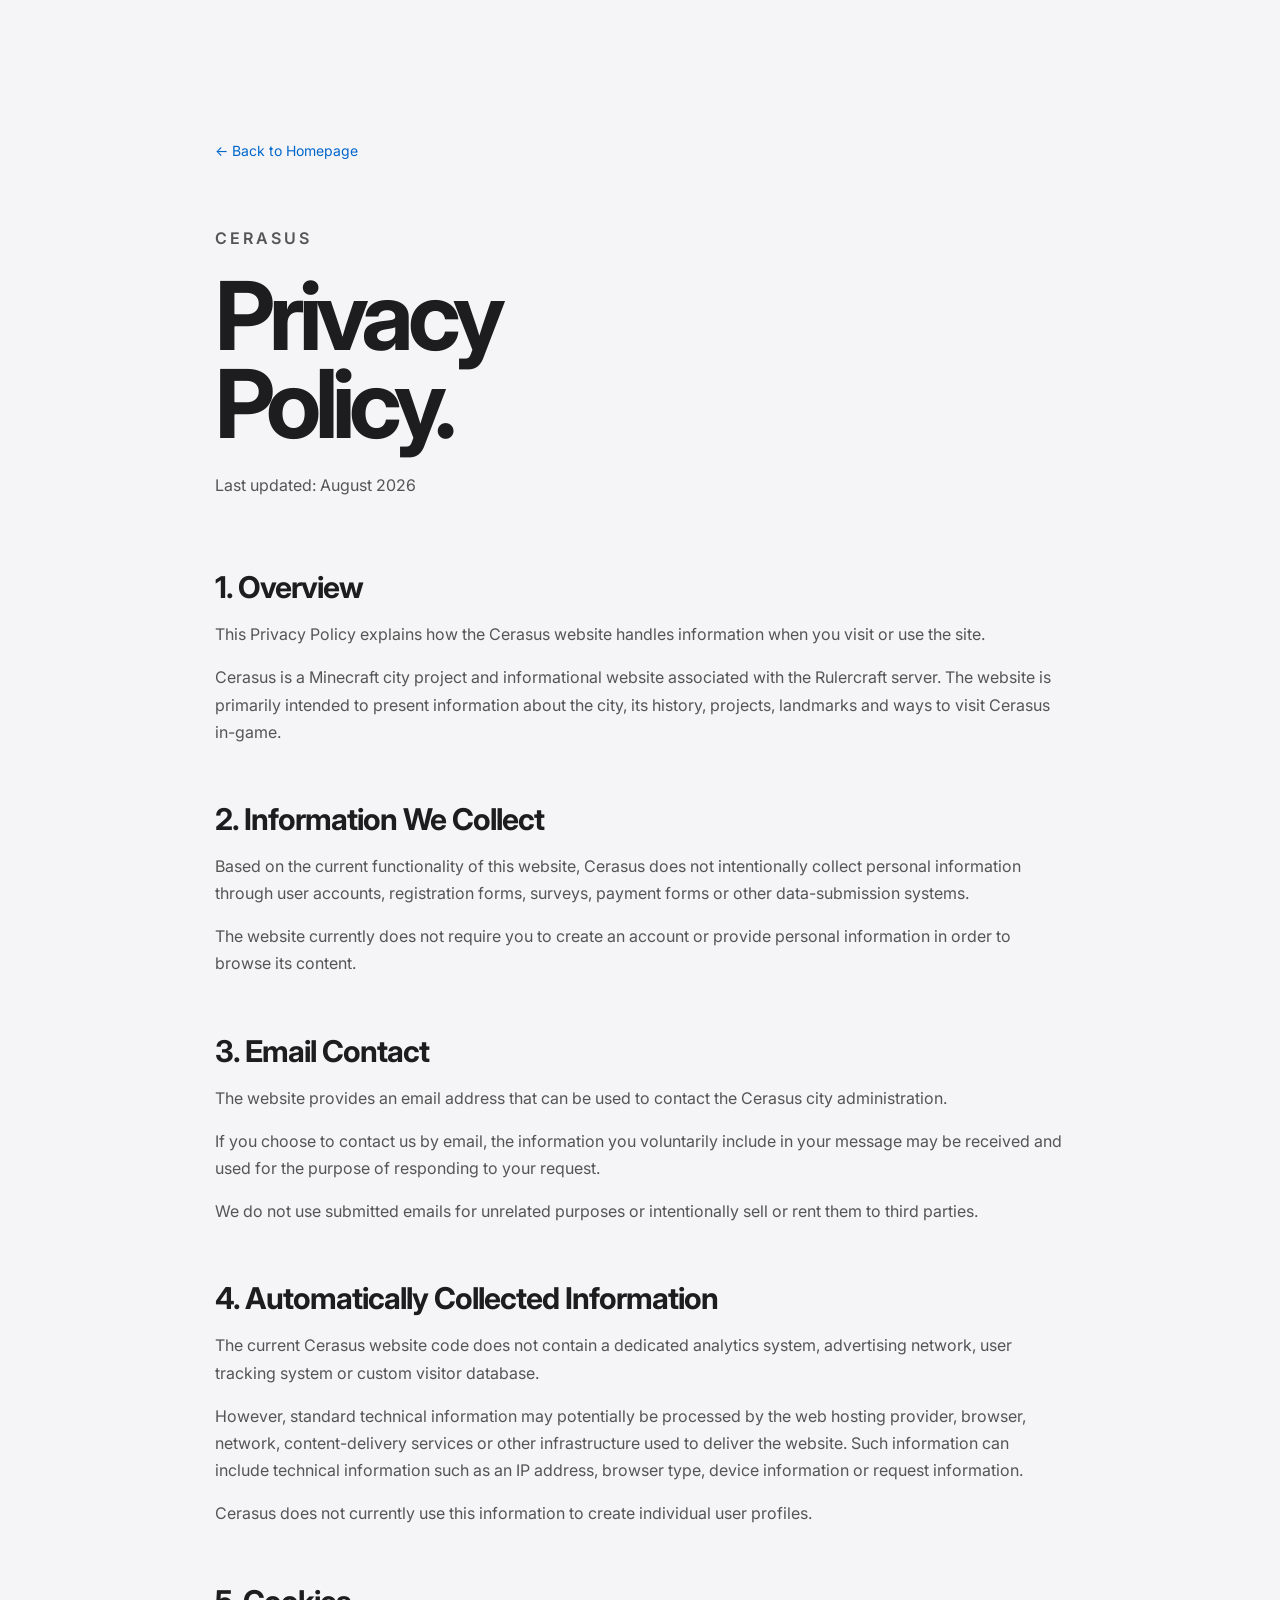
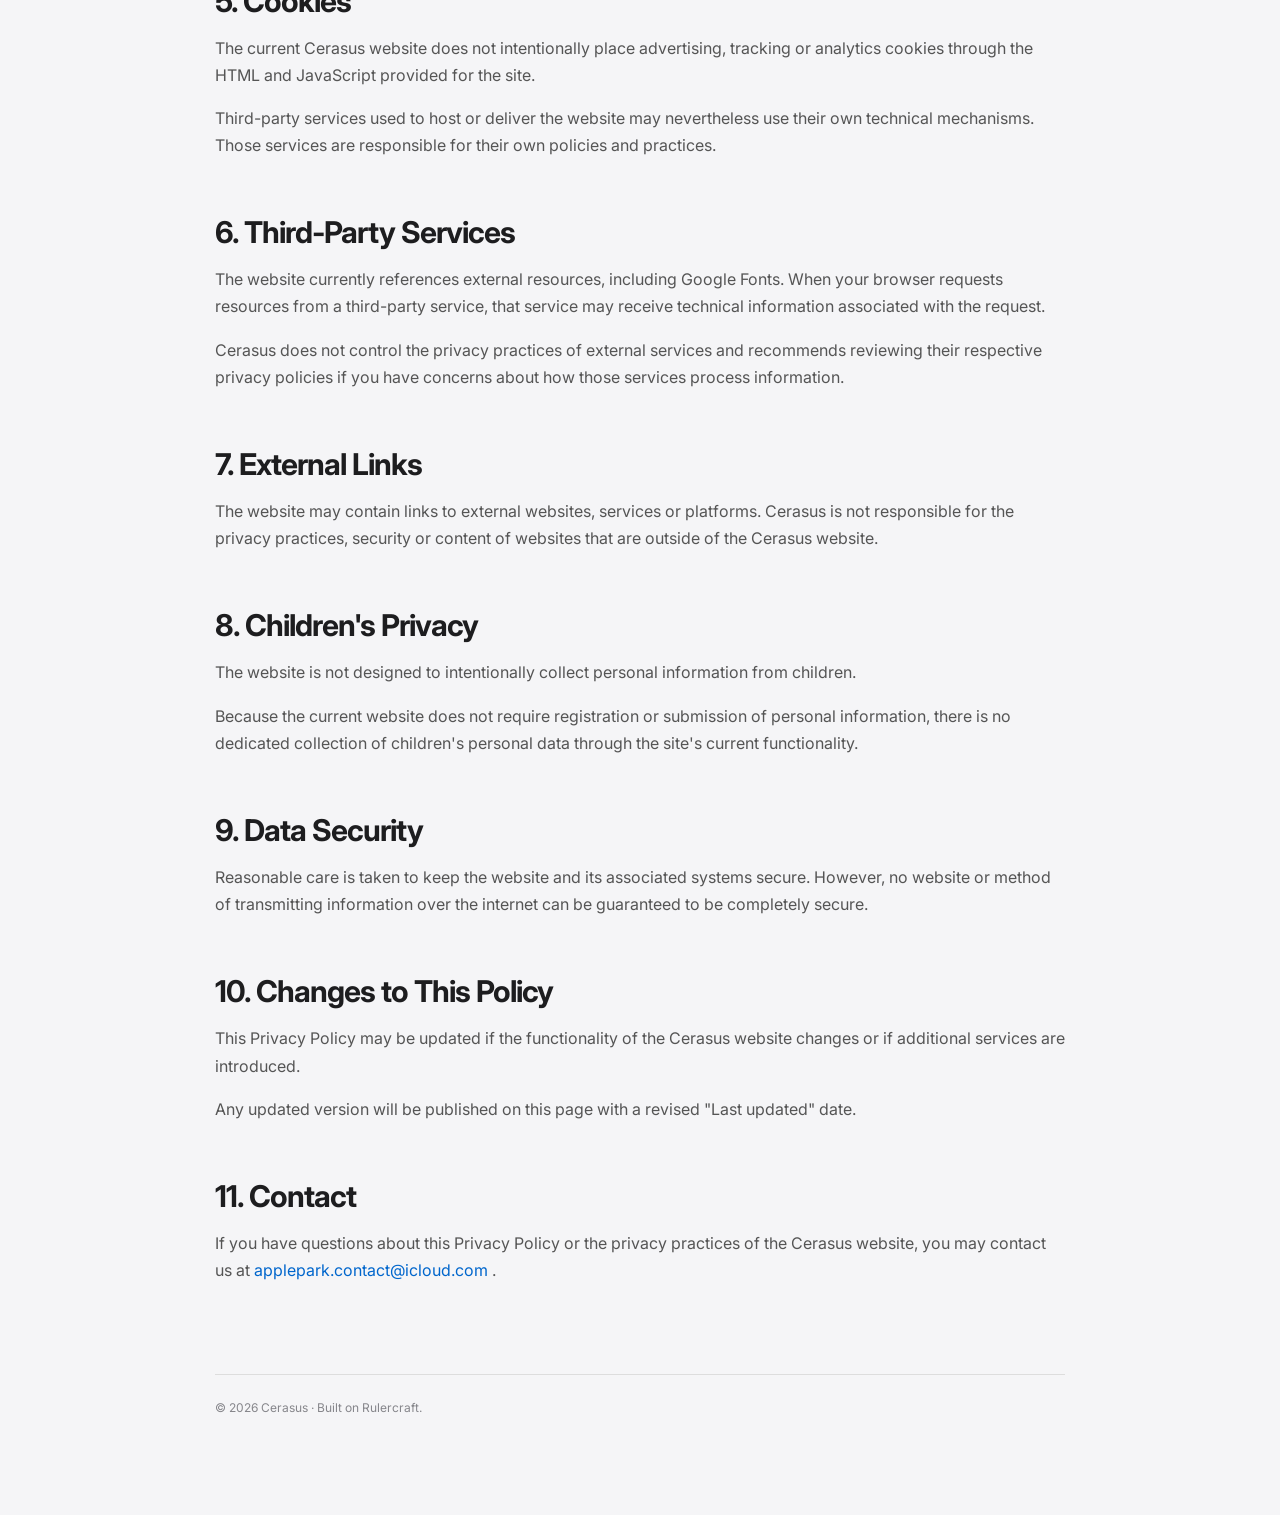
<file: privacy.html>
<!DOCTYPE html>
<html lang="en">
<head>

<meta charset="UTF-8">
<meta name="viewport" content="width=device-width, initial-scale=1.0">

<title>Cerasus - Privacy Policy</title>

<meta
  name="description"
  content="Privacy Policy for the Cerasus website."
>

<link rel="stylesheet" href="style.css">

<style>

.policy-page{
  min-height:100vh;
  background:#f5f5f7;
  color:#1d1d1f;
  padding:140px 20px 100px;
}

.policy-inner{
  max-width:850px;
  margin:auto;
}

.policy-back{
  display:inline-block;
  color:#0066cc;
  font-size:14px;
  margin-bottom:50px;
}

.policy-eyebrow{
  font-size:11px;
  letter-spacing:3px;
  font-weight:600;
  color:#86868b;
}

.policy-inner h1{
  font-size:clamp(55px,8vw,95px);
  line-height:.92;
  letter-spacing:-6px;
  margin:20px 0 25px;
}

.policy-updated{
  color:#86868b;
  font-size:14px;
  margin-bottom:70px;
}

.policy-inner h2{
  font-size:30px;
  letter-spacing:-1px;
  margin:55px 0 15px;
}

.policy-inner p,
.policy-inner li{
  color:#555;
  font-size:16px;
  line-height:1.7;
}

.policy-inner ul{
  padding-left:25px;
}

.policy-inner a{
  color:#0066cc;
}

.policy-footer{
  margin-top:90px;
  padding-top:25px;
  border-top:1px solid #ddd;
  color:#86868b;
  font-size:12px;
}

</style>

</head>

<body>

<main class="policy-page">

  <div class="policy-inner">

    <a
      href="index.html"
      class="policy-back"
    >
      ← Back to Homepage
    </a>

    <p class="policy-eyebrow">
      CERASUS
    </p>

    <h1>
      Privacy<br>
      Policy.
    </h1>

    <p class="policy-updated">
      Last updated: August 2026
    </p>


    <h2>1. Overview</h2>

    <p>
      This Privacy Policy explains how the Cerasus website
      handles information when you visit or use the site.
    </p>

    <p>
      Cerasus is a Minecraft city project and informational
      website associated with the Rulercraft server. The website
      is primarily intended to present information about the
      city, its history, projects, landmarks and ways to visit
      Cerasus in-game.
    </p>


    <h2>2. Information We Collect</h2>

    <p>
      Based on the current functionality of this website,
      Cerasus does not intentionally collect personal information
      through user accounts, registration forms, surveys,
      payment forms or other data-submission systems.
    </p>

    <p>
      The website currently does not require you to create an
      account or provide personal information in order to browse
      its content.
    </p>


    <h2>3. Email Contact</h2>

    <p>
      The website provides an email address that can be used to contact the Cerasus city administration.
    </p>

    <p>
      If you choose to contact us by email, the information you
      voluntarily include in your message may be received and
      used for the purpose of responding to your request.
    </p>

    <p>
      We do not use submitted emails for unrelated purposes or
      intentionally sell or rent them to third parties.
    </p>


    <h2>4. Automatically Collected Information</h2>

    <p>
      The current Cerasus website code does not contain a
      dedicated analytics system, advertising network, user
      tracking system or custom visitor database.
    </p>

    <p>
      However, standard technical information may potentially be
      processed by the web hosting provider, browser, network,
      content-delivery services or other infrastructure used to
      deliver the website. Such information can include technical
      information such as an IP address, browser type, device
      information or request information.
    </p>

    <p>
      Cerasus does not currently use this information to create
      individual user profiles.
    </p>


    <h2>5. Cookies</h2>

    <p>
      The current Cerasus website does not intentionally place
      advertising, tracking or analytics cookies through the
      HTML and JavaScript provided for the site.
    </p>

    <p>
      Third-party services used to host or deliver the website
      may nevertheless use their own technical mechanisms. Those
      services are responsible for their own policies and
      practices.
    </p>


    <h2>6. Third-Party Services</h2>

    <p>
      The website currently references external resources,
      including Google Fonts. When your browser requests
      resources from a third-party service, that service may
      receive technical information associated with the request.
    </p>

    <p>
      Cerasus does not control the privacy practices of external
      services and recommends reviewing their respective privacy
      policies if you have concerns about how those services
      process information.
    </p>


    <h2>7. External Links</h2>

    <p>
      The website may contain links to external websites,
      services or platforms. Cerasus is not responsible for the
      privacy practices, security or content of websites that are
      outside of the Cerasus website.
    </p>


    <h2>8. Children's Privacy</h2>

    <p>
      The website is not designed to intentionally collect
      personal information from children.
    </p>

    <p>
      Because the current website does not require registration
      or submission of personal information, there is no
      dedicated collection of children's personal data through
      the site's current functionality.
    </p>


    <h2>9. Data Security</h2>

    <p>
      Reasonable care is taken to keep the website and its
      associated systems secure. However, no website or method
      of transmitting information over the internet can be
      guaranteed to be completely secure.
    </p>


    <h2>10. Changes to This Policy</h2>

    <p>
      This Privacy Policy may be updated if the functionality of
      the Cerasus website changes or if additional services are
      introduced.
    </p>

    <p>
      Any updated version will be published on this page with a
      revised "Last updated" date.
    </p>


    <h2>11. Contact</h2>

    <p>
  If you have questions about this Privacy Policy or the
  privacy practices of the Cerasus website, you may contact
  us at
  <a href="mailto:applepark.contact@icloud.com">
    applepark.contact@icloud.com
  </a>.
</p>


    <div class="policy-footer">
      © 2026 Cerasus · Built on Rulercraft.
    </div>

  </div>

</main>

</body>
</html>
</file>
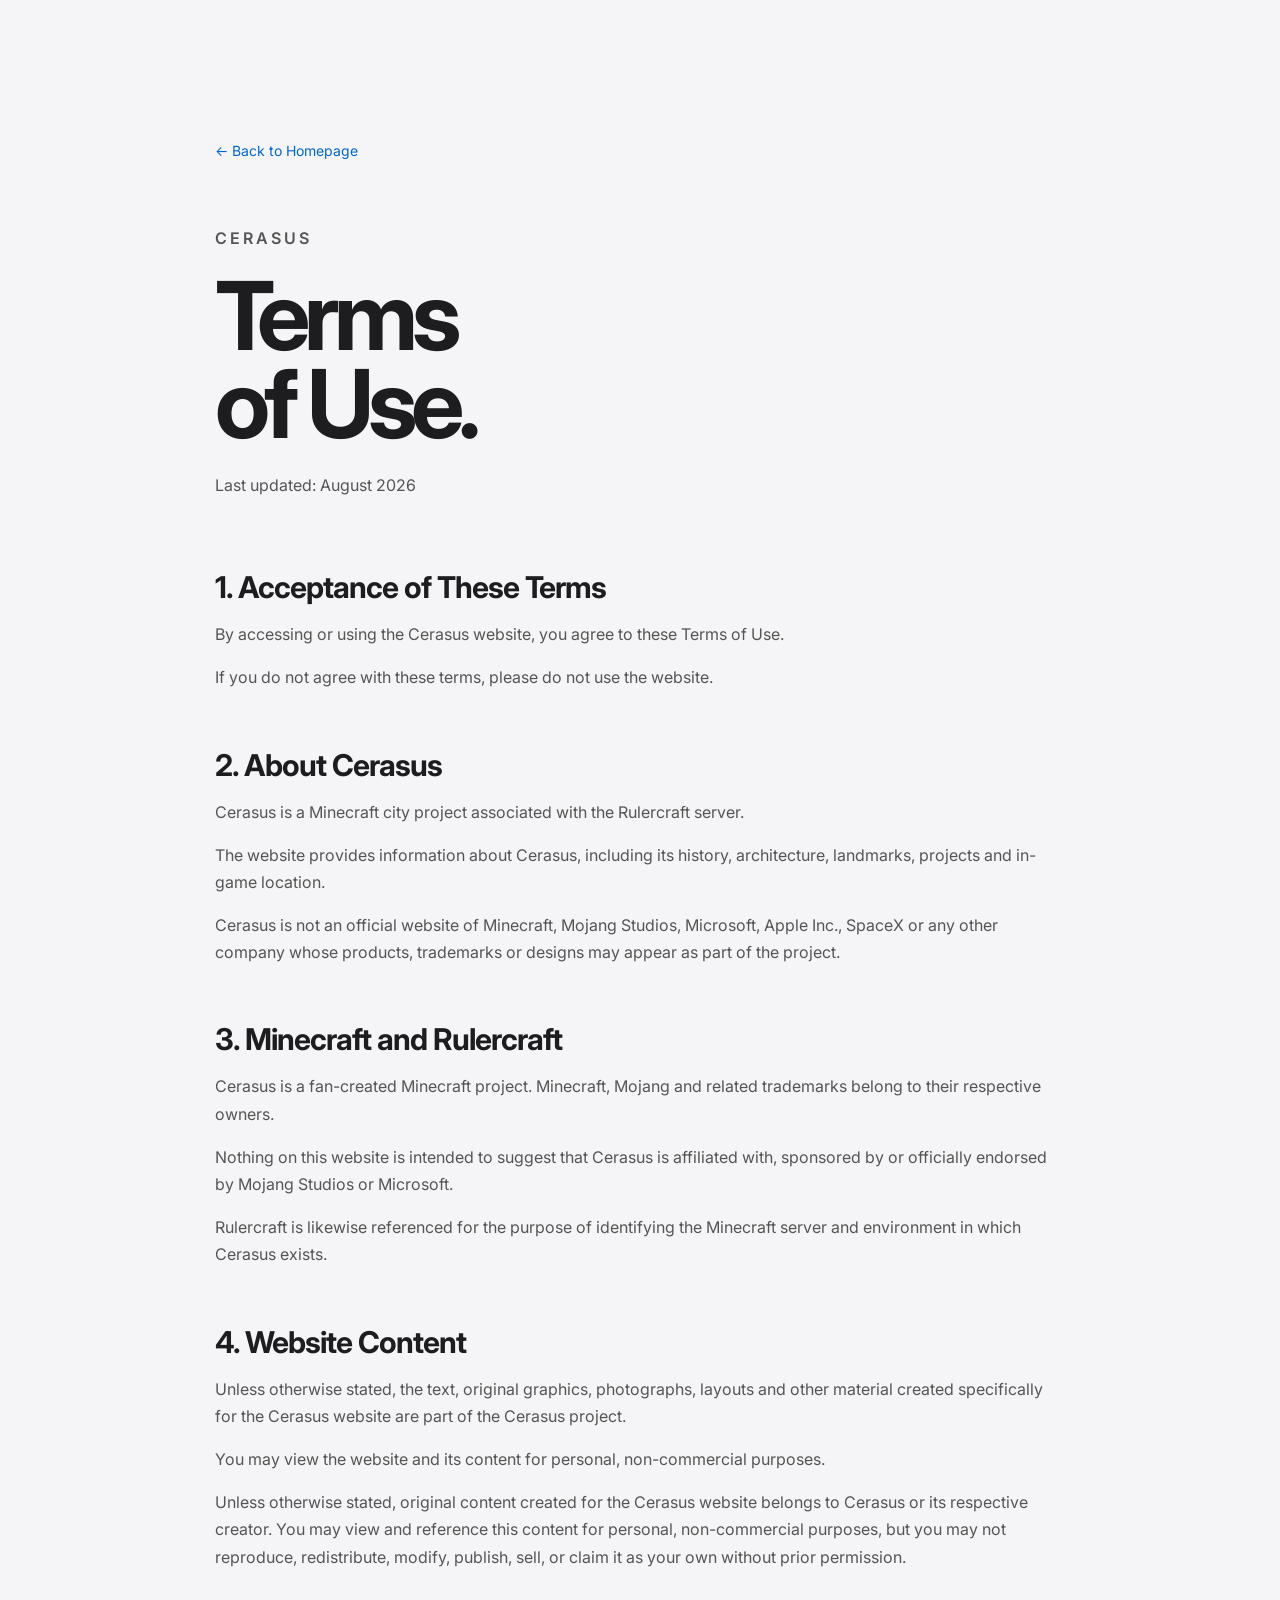
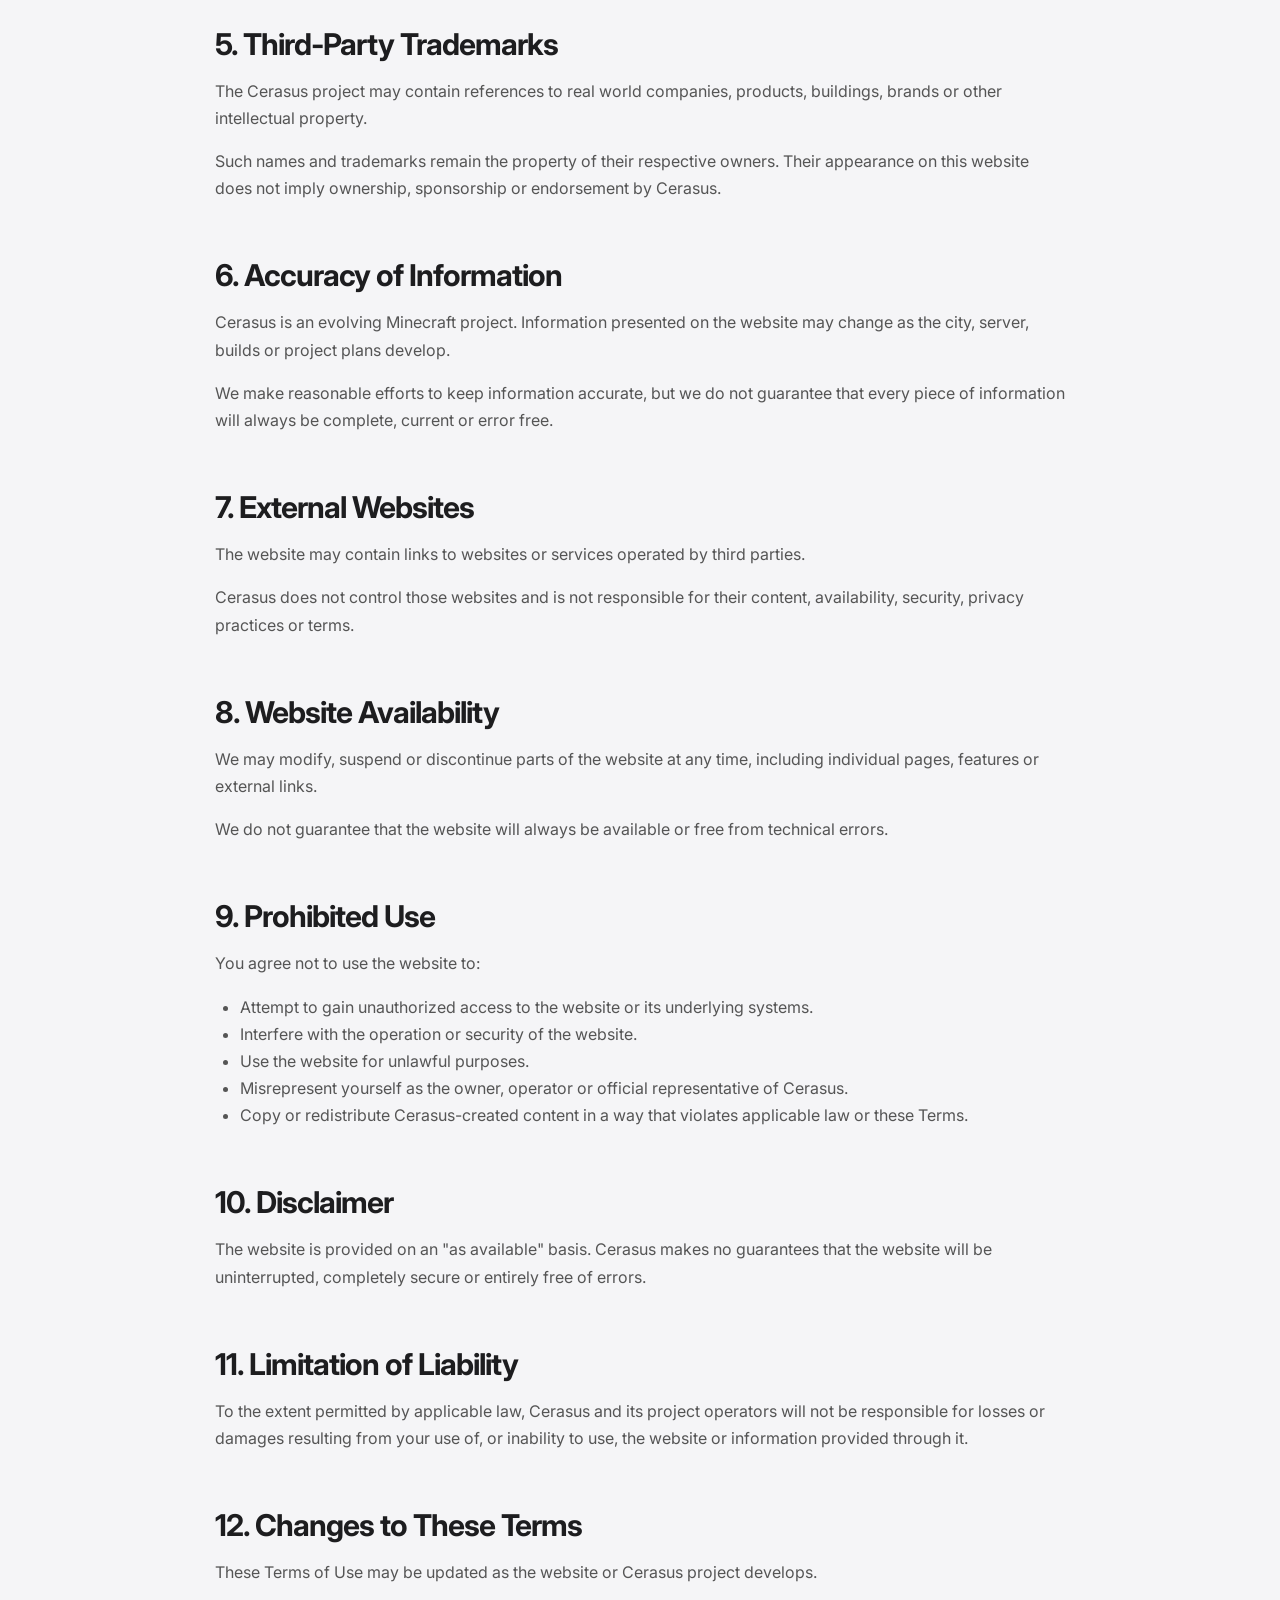
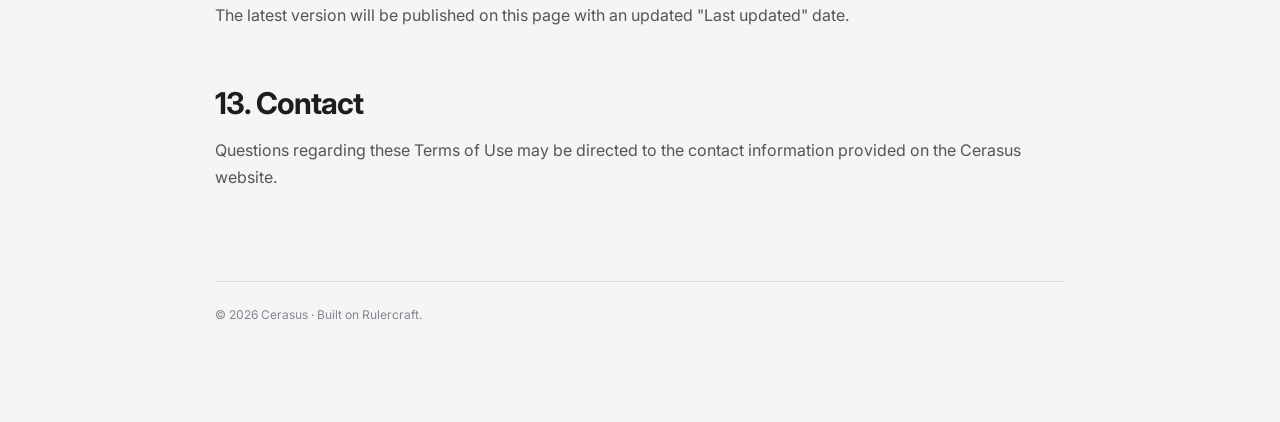
<file: terms.html>
<!DOCTYPE html>
<html lang="en">
<head>

<meta charset="UTF-8">
<meta name="viewport" content="width=device-width, initial-scale=1.0">

<title>Cerasus - Terms of Use</title>

<meta
  name="description"
  content="Terms of Use for the Cerasus website."
>

<link rel="stylesheet" href="style.css">

<style>

.policy-page{
  min-height:100vh;
  background:#f5f5f7;
  color:#1d1d1f;
  padding:140px 20px 100px;
}

.policy-inner{
  max-width:850px;
  margin:auto;
}

.policy-back{
  display:inline-block;
  color:#0066cc;
  font-size:14px;
  margin-bottom:50px;
}

.policy-eyebrow{
  font-size:11px;
  letter-spacing:3px;
  font-weight:600;
  color:#86868b;
}

.policy-inner h1{
  font-size:clamp(55px,8vw,95px);
  line-height:.92;
  letter-spacing:-6px;
  margin:20px 0 25px;
}

.policy-updated{
  color:#86868b;
  font-size:14px;
  margin-bottom:70px;
}

.policy-inner h2{
  font-size:30px;
  letter-spacing:-1px;
  margin:55px 0 15px;
}

.policy-inner p,
.policy-inner li{
  color:#555;
  font-size:16px;
  line-height:1.7;
}

.policy-inner ul{
  padding-left:25px;
}

.policy-inner a{
  color:#0066cc;
}

.policy-footer{
  margin-top:90px;
  padding-top:25px;
  border-top:1px solid #ddd;
  color:#86868b;
  font-size:12px;
}

</style>

</head>

<body>

<main class="policy-page">

  <div class="policy-inner">

    <a
      href="index.html"
      class="policy-back"
    >
      ← Back to Homepage
    </a>

    <p class="policy-eyebrow">
      CERASUS
    </p>

    <h1>
      Terms<br>
      of Use.
    </h1>

    <p class="policy-updated">
      Last updated: August 2026
    </p>


    <h2>1. Acceptance of These Terms</h2>

    <p>
      By accessing or using the Cerasus website, you agree to
      these Terms of Use.
    </p>

    <p>
      If you do not agree with these terms, please do not use
      the website.
    </p>


    <h2>2. About Cerasus</h2>

    <p>
      Cerasus is a Minecraft city project associated with the
      Rulercraft server.
    </p>

    <p>
      The website provides information about Cerasus, including
      its history, architecture, landmarks, projects and
      in-game location.
    </p>

    <p>
      Cerasus is not an official website of Minecraft, Mojang
      Studios, Microsoft, Apple Inc., SpaceX or any other
      company whose products, trademarks or designs may appear
      as part of the project.
    </p>


    <h2>3. Minecraft and Rulercraft</h2>

    <p>
      Cerasus is a fan-created Minecraft project. Minecraft,
      Mojang and related trademarks belong to their respective
      owners.
    </p>

    <p>
      Nothing on this website is intended to suggest that Cerasus
      is affiliated with, sponsored by or officially endorsed by
      Mojang Studios or Microsoft.
    </p>

    <p>
      Rulercraft is likewise referenced for the purpose of
      identifying the Minecraft server and environment in which
      Cerasus exists.
    </p>


    <h2>4. Website Content</h2>

    <p>
      Unless otherwise stated, the text, original graphics,
      photographs, layouts and other material created specifically
      for the Cerasus website are part of the Cerasus project.
    </p>

    <p>
      You may view the website and its content for personal,
      non-commercial purposes.
    </p>

    <p>
      Unless otherwise stated, original content created for the Cerasus website belongs to Cerasus or its respective creator. You may view and reference this content for personal, non-commercial purposes, but you may not reproduce, redistribute, modify, publish, sell, or claim it as your own without prior permission.
    </p>


    <h2>5. Third-Party Trademarks</h2>

    <p>
      The Cerasus project may contain references to real world
      companies, products, buildings, brands or other intellectual
      property.
    </p>

    <p>
      Such names and trademarks remain the property of their
      respective owners. Their appearance on this website does
      not imply ownership, sponsorship or endorsement by Cerasus.
    </p>


    <h2>6. Accuracy of Information</h2>

    <p>
      Cerasus is an evolving Minecraft project. Information
      presented on the website may change as the city, server,
      builds or project plans develop.
    </p>

    <p>
      We make reasonable efforts to keep information accurate,
      but we do not guarantee that every piece of information
      will always be complete, current or error free.
    </p>


    <h2>7. External Websites</h2>

    <p>
      The website may contain links to websites or services
      operated by third parties.
    </p>

    <p>
      Cerasus does not control those websites and is not
      responsible for their content, availability, security,
      privacy practices or terms.
    </p>


    <h2>8. Website Availability</h2>

    <p>
      We may modify, suspend or discontinue parts of the website
      at any time, including individual pages, features or
      external links.
    </p>

    <p>
      We do not guarantee that the website will always be
      available or free from technical errors.
    </p>


    <h2>9. Prohibited Use</h2>

    <p>
      You agree not to use the website to:
    </p>

    <ul>

      <li>
        Attempt to gain unauthorized access to the website or
        its underlying systems.
      </li>

      <li>
        Interfere with the operation or security of the website.
      </li>

      <li>
        Use the website for unlawful purposes.
      </li>

      <li>
        Misrepresent yourself as the owner, operator or official
        representative of Cerasus.
      </li>

      <li>
        Copy or redistribute Cerasus-created content in a way
        that violates applicable law or these Terms.
      </li>

    </ul>


    <h2>10. Disclaimer</h2>

    <p>
      The website is provided on an "as available" basis.
      Cerasus makes no guarantees that the website will be
      uninterrupted, completely secure or entirely free of
      errors.
    </p>


    <h2>11. Limitation of Liability</h2>

    <p>
      To the extent permitted by applicable law, Cerasus and
      its project operators will not be responsible for losses
      or damages resulting from your use of, or inability to
      use, the website or information provided through it.
    </p>


    <h2>12. Changes to These Terms</h2>

    <p>
      These Terms of Use may be updated as the website or
      Cerasus project develops.
    </p>

    <p>
      The latest version will be published on this page with
      an updated "Last updated" date.
    </p>


    <h2>13. Contact</h2>

    <p>
      Questions regarding these Terms of Use may be directed
      to the contact information provided on the Cerasus website.
    </p>


    <div class="policy-footer">
      © 2026 Cerasus · Built on Rulercraft.
    </div>

  </div>

</main>

</body>
</html>
</file>
<file: style.css>
@import url('https://fonts.googleapis.com/css2?family=Inter:wght@400;500;600;700;800&display=swap');

/* =========================================================
   CERASUS — MASTER STYLE
   ========================================================= */

:root{
  --black:#000;
  --white:#f5f5f7;
  --gray:#86868b;
  --light:#f5f5f7;
  --purple:#bf72ff;
  --blue:#0066cc;
  --max:1200px;
}

*{
  box-sizing:border-box;
}

html{
  scroll-behavior:smooth;
}

body{
  margin:0;
  background:var(--black);
  color:var(--white);
  font-family:
    Inter,
    -apple-system,
    BlinkMacSystemFont,
    "Segoe UI",
    sans-serif;
}

a{
  text-decoration:none;
  color:inherit;
}

/* =========================================================
   TOP NAVIGATION
   ========================================================= */

.topbar{
  position:fixed;
  z-index:50;
  top:0;
  left:0;
  right:0;

  height:52px;

  display:flex;
  align-items:center;
  justify-content:center;

  gap:45px;
  padding:0 5%;

  background:rgba(0,0,0,.58);
  backdrop-filter:saturate(180%) blur(20px);
  -webkit-backdrop-filter:saturate(180%) blur(20px);

  font-size:12px;
  color:#c8c8cc;

  transition:
    background .4s ease,
    box-shadow .4s ease,
    height .4s ease;
}

.topbar.scrolled{
  background:rgba(0,0,0,.60);
  box-shadow:0 1px 25px rgba(0,0,0,.15);
}

.apple-brand{
  position:absolute;
  left:5%;

  display:flex;
  align-items:center;
  gap:9px;

  color:#eee;

  font-size:15px;
  font-weight:650;
  letter-spacing:4px;
}

.apple-logo{
  font-family:
    -apple-system,
    BlinkMacSystemFont,
    "Helvetica Neue",
    sans-serif;

  font-size:17px;
  line-height:1;
  color:#f5f5f7;
}

.topbar nav{
  display:flex;
  gap:34px;
}

.topbar nav a{
  position:relative;
  transition:color .2s ease;
}

.topbar nav a:hover{
  color:white;
}

.topbar nav a::after{
  content:"";

  position:absolute;
  left:50%;
  bottom:-7px;

  width:0;
  height:1px;

  background:#fff;

  transform:translateX(-50%);

  transition:
    width .4s cubic-bezier(.16,1,.3,1);
}

.topbar nav a:hover::after{
  width:100%;
}

.visit-pill{
  position:absolute;
  right:5%;

  background:#fff;
  color:#111;

  padding:6px 14px;
  border-radius:999px;

  font-size:11px;

  transition:
    transform .3s ease,
    background .3s ease;
}

.visit-pill:hover{
  transform:translateY(-1px);
  background:#fff;
}

/* =========================================================
   HERO
   ========================================================= */

.hero{
  min-height:760px;
  height:100vh;

  position:relative;
  overflow:hidden;

  display:flex;
  align-items:center;
  justify-content:center;

  text-align:center;

  background:
    radial-gradient(
      ellipse at 50% 35%,
      rgba(150,90,190,.28) 0%,
      rgba(80,50,100,.18) 35%,
      transparent 60%
    ),
    linear-gradient(
      180deg,
      #17151a 0%,
      #0d0c10 55%,
      #08080a 100%
    );
}

.hero-copy{
  position:relative;
  z-index:3;

  width:min(900px,92vw);

  margin-top:-25px;

  transition:
    opacity 1.1s cubic-bezier(.16,1,.3,1),
    transform 1.1s cubic-bezier(.16,1,.3,1);
}

body.page-loading{
  overflow:hidden;
}

body.page-loading .hero-copy{
  opacity:0;
  transform:translateY(28px);
}

.hero-copy.loaded{
  opacity:1;
  transform:translateY(0);
}

.kicker,
.eyebrow{
  font-size:12px;
  letter-spacing:3px;
  font-weight:600;
  color:var(--gray);
}

/* =========================================================
   HERO ENTRANCE
   ========================================================= */

.hero-copy .kicker,
.hero-copy h1,
.hero-copy .hero-tagline,
.hero-copy .lead,
.hero-copy .hero-actions,
.hero-copy .hero-status{
  opacity:0;
  transform:translateY(24px);
}

.hero-copy.loaded .kicker{
  animation:revealUp .9s .45s cubic-bezier(.16,1,.3,1) forwards;
}

.hero-copy.loaded h1{
  animation:revealUp 1.15s .28s cubic-bezier(.16,1,.3,1) forwards;
}

.hero-copy.loaded .hero-tagline{
  animation:revealUp 1.8s .75s cubic-bezier(.16,1,.3,1) forwards;
}

.hero-copy.loaded .lead{
  animation:revealUp 1s .9s cubic-bezier(.16,1,.3,1) forwards;
}

.hero-copy.loaded .hero-actions{
  animation:revealUp .9s 1.1s cubic-bezier(.16,1,.3,1) forwards;
}

.hero-copy.loaded .hero-status{
  animation:revealUp .9s 1.25s cubic-bezier(.16,1,.3,1) forwards;
}

@keyframes revealUp{
  to{
    opacity:1;
    transform:translateY(0);
  }
}

/* =========================================================
   HERO TITLE
   ========================================================= */

.cerasus-hero-title{
  font-size:clamp(60px,7.2vw,108px)!important;
  line-height:.88!important;
  letter-spacing:-5px!important;

  font-weight:650!important;

  margin:18px 0 20px!important;

  color:#f5f5f7!important;

  background:none!important;
  -webkit-background-clip:initial!important;
  background-clip:initial!important;

  text-shadow:none!important;
}

/* =========================================================
   HERO QUOTE
   ========================================================= */

.hero-tagline{
  font-size:clamp(31px,4vw,53px)!important;
  line-height:1.05!important;

  letter-spacing:-2px!important;

  font-weight:500!important;
  font-style:italic;

  color:#e9e9ed!important;

  margin:0 auto 24px!important;

  text-shadow:
    0 0 45px rgba(190,105,255,.12);
}

/* =========================================================
   HERO DESCRIPTION
   ========================================================= */

.hero .lead{
  font-size:18px;
  color:#96969c;

  max-width:620px;

  margin:20px auto 0;

  line-height:1.45;
}

/* =========================================================
   HERO BUTTONS
   ========================================================= */

.hero-actions{
  display:flex;
  justify-content:center;
  align-items:center;

  gap:12px;

  margin-top:30px;
}

.hero-primary,
.hero-secondary{
  display:inline-flex;

  align-items:center;
  justify-content:center;

  min-height:40px;

  padding:0 20px;

  border-radius:999px;

  font-size:14px;

  transition:
    transform .35s cubic-bezier(.16,1,.3,1),
    background .35s ease,
    color .35s ease,
    border-color .35s ease;
}

.hero-primary{
  background:#f5f5f7;
  color:#111;
}

.hero-primary span{
  font-size:18px;
  margin-left:8px;
}

.hero-secondary{
  color:#b9b9c0;
  border:1px solid #38383e;
}

.hero-primary:hover,
.hero-secondary:hover{
  transform:translateY(-2px);
}

.hero-primary:hover{
  background:#fff;
}

.hero-secondary:hover{
  color:#fff;
  border-color:#666;
}

/* =========================================================
   HERO INFORMATION
   ========================================================= */

.hero-status{
  display:flex;

  justify-content:center;
  align-items:center;

  gap:10px;

  margin-top:32px;

  color:#555;

  font-size:9px;
  letter-spacing:2.4px;
}

.hero-status strong{
  color:#8e8e95;

  font-size:10px;
  letter-spacing:0;

  font-weight:500;
}

.hero-status i{
  width:3px;
  height:3px;

  border-radius:50%;

  background:#555;

  display:block;

  margin:0 6px;
}

/* =========================================================
   HERO ARC
   ========================================================= */

.hero-arc{
  position:absolute;

  width:min(850px,82vw);
  height:min(850px,82vw);

  left:50%;
  bottom:-62%;

  transform:translateX(-50%);

  border-radius:50%;

  border:1px solid rgba(190,110,255,.16);

  box-shadow:
    0 -30px 100px rgba(164,75,220,.10),
    inset 0 20px 80px rgba(190,110,255,.04);

  opacity:.8;

  animation:
    arcFloat 10s ease-in-out infinite alternate;
}

.hero-arc::before{
  content:"";

  position:absolute;

  inset:8%;

  border-radius:50%;

  border:1px solid rgba(255,255,255,.055);
}

.hero-caption{
  position:absolute;

  bottom:32px;

  color:#555;

  font-size:10px;
  letter-spacing:3px;
}

@keyframes arcFloat{
  from{
    opacity:.55;
    transform:translateX(-50%) scale(.98);
  }

  to{
    opacity:.9;
    transform:translateX(-50%) scale(1.02);
  }
}

/* =========================================================
   WHITE STATEMENT SECTION
   ========================================================= */

.white{
  background:var(--light);
  color:#1d1d1f;
}

.statement{
  text-align:center;

  padding:170px 20px 55px;
}

.statement .eyebrow{
  color:#777;
}

.statement h2{
  font-size:clamp(55px,8vw,105px);

  line-height:.95;
  letter-spacing:-6px;

  margin:25px 0;

  clip-path:inset(0 0 100% 0);

  transition:
    clip-path 1.1s cubic-bezier(.16,1,.3,1),
    letter-spacing .8s cubic-bezier(.16,1,.3,1);
}

.statement.is-visible h2{
  clip-path:inset(0 0 0 0);
  letter-spacing:-5px;
}

.big-copy{
  font-size:22px;

  color:#777;

  max-width:600px;

  margin:auto;
}

.city-meta{
  display:flex;

  justify-content:center;
  align-items:center;

  gap:16px;

  flex-wrap:wrap;

  margin:42px auto 0;

  color:#777;

  font-size:10px;
  letter-spacing:2px;
}

.city-meta strong{
  color:#1d1d1f;

  font-size:12px;

  letter-spacing:0;

  margin-right:12px;
}

.motto{
  margin:25px auto 0;

  color:#a9a9af;

  font-size:12px;

  letter-spacing:4px;

  text-transform:uppercase;

  font-weight:600;

  opacity:0;
  transform:translateY(14px);

  animation:mottoReveal .9s .82s cubic-bezier(.16,1,.3,1) forwards;
}

.light-motto{
  color:#6e6e73;

  margin-top:38px;
  margin-bottom:15px;

  animation-delay:.3s;
}

@keyframes mottoReveal{
  to{
    opacity:1;
    transform:translateY(0);
  }
}

/* =========================================================
   CITY FEATURE
   ========================================================= */

.feature{
  min-height:850px;

  display:grid;

  grid-template-columns:1.2fr .8fr;

  align-items:center;

  background:#f5f5f7;

  color:#1d1d1f;
}

.feature-image{
  height:100%;
  min-height:850px;

  display:grid;
  place-items:center;

  overflow:hidden;

  background:
    linear-gradient(
      145deg,
      #e8e8ed,
      #c8c8cf
    );

  transform:scale(1.07) translateY(25px);

  opacity:.6;

  transition:
    transform 1.4s cubic-bezier(.16,1,.3,1),
    opacity 1.4s ease;
}

.feature.is-visible .feature-image{
  transform:scale(1) translateY(0);
  opacity:1;
}

.ring{
  width:65%;

  aspect-ratio:1;

  border:25px solid #aaaab2;

  border-radius:50%;

  box-shadow:
    0 0 0 30px rgba(255,255,255,.35),
    inset 0 0 80px rgba(0,0,0,.15);
}

.ring2{
  position:absolute;

  width:48%;

  border:2px solid rgba(255,255,255,.8);

  box-shadow:none;
}

.ring3{
  position:absolute;

  width:80%;

  border:1px solid rgba(255,255,255,.45);

  box-shadow:none;
}

.feature-text{
  padding:10%;

  max-width:650px;
}

.feature-text h2{
  font-size:clamp(52px,6vw,85px);

  line-height:.95;

  letter-spacing:-5px;

  margin:20px 0;

  transition:
    letter-spacing .8s cubic-bezier(.16,1,.3,1);
}

.feature-text p{
  color:#777;

  font-size:18px;

  line-height:1.5;
}

.learn{
  display:inline-flex;

  gap:9px;

  color:#66a8ff;

  font-size:15px;

  margin-top:30px;

  transition:
    color .3s ease,
    gap .45s cubic-bezier(.16,1,.3,1);
}

.learn span{
  font-size:20px;
  line-height:15px;
}

.learn.dark{
  color:#0066cc;
}

.learn:hover{
  gap:15px;
}

/* =========================================================
   APPLE PARK
   ========================================================= */

.black-panel{
  min-height:950px;

  position:relative;

  overflow:hidden;

  text-align:center;

  padding:150px 20px 0;

  background:#000;
}

.black-copy{
  position:relative;

  z-index:3;

  max-width:700px;

  margin:auto;
}

.black-copy h2{
  font-size:clamp(50px,6vw,85px);

  line-height:.95;

  letter-spacing:-5px;

  margin:18px 0;

  transition:
    letter-spacing .8s cubic-bezier(.16,1,.3,1);
}

.black-copy p{
  color:#86868b;

  font-size:18px;

  line-height:1.5;
}

.park{
  position:absolute;

  width:min(90vw,900px);
  height:min(90vw,900px);

  left:50%;
  bottom:-38%;

  transform:translateX(-50%);

  border-radius:50%;

  background:
    radial-gradient(
      circle,
      #1d1d22 0 18%,
      #09090b 19% 31%,
      transparent 32%
    ),
    radial-gradient(
      circle,
      transparent 0 47%,
      rgba(255,255,255,.08) 47.2% 48%,
      transparent 48.5%
    ),
    radial-gradient(
      circle,
      transparent 0 58%,
      rgba(255,255,255,.06) 58.2% 59%,
      transparent 59.5%
    );

  animation:
    parkFloat 12s ease-in-out infinite alternate;
}

@keyframes parkFloat{
  from{
    transform:translateX(-50%) translateY(12px) scale(.98);
  }

  to{
    transform:translateX(-50%) translateY(-12px) scale(1.015);
  }
}

.park-ring{
  position:absolute;

  inset:8%;

  border:2px solid rgba(255,255,255,.14);

  border-radius:50%;

  box-shadow:
    0 0 80px rgba(180,100,255,.12);

  animation:
    ringGlow 7s ease-in-out infinite alternate;
}

@keyframes ringGlow{
  from{
    box-shadow:
      0 0 50px rgba(180,100,255,.06);
  }

  to{
    box-shadow:
      0 0 110px rgba(180,100,255,.18);
  }
}

.park-core{
  position:absolute;

  width:16%;
  height:16%;

  left:42%;
  top:42%;

  border-radius:50%;

  background:#17171c;

  box-shadow:
    0 0 100px rgba(190,110,255,.22);
}

/* =========================================================
   PROJECTS
   ========================================================= */

.projects{
  background:#f5f5f7;

  color:#1d1d1f;

  /*
     Reduced bottom padding so the archive
     starts much closer to the project cards.
  */
  padding:150px 5% 35px;
}

.project-intro{
  max-width:var(--max);

  margin:auto;
}

.project-intro h2{
  font-size:clamp(55px,7vw,95px);

  line-height:.94;

  letter-spacing:-6px;

  margin:20px 0 75px;

  transition:
    letter-spacing .8s cubic-bezier(.16,1,.3,1);
}

.cards{
  max-width:var(--max);

  margin:auto;

  display:grid;

  grid-template-columns:repeat(3,1fr);

  gap:18px;
}

.card{
  background:white;

  border-radius:24px;

  overflow:hidden;

  transition:
    transform .65s cubic-bezier(.16,1,.3,1),
    box-shadow .65s cubic-bezier(.16,1,.3,1);
}

.card:hover{
  transform:translateY(-8px);

  box-shadow:
    0 25px 70px rgba(0,0,0,.12);
}

.card-art{
  height:350px;

  position:relative;

  overflow:hidden;
}

.card-art.photo-art{
  height:365px;

  padding:0!important;
  margin:0!important;

  overflow:hidden;

  background:#f5f5f7;
}

.card-art.photo-art img{
  width:100%;
  height:100%;

  display:block;

  margin:0;
  padding:0;

  object-fit:cover;
  object-position:center;

  transition:
    transform 1.2s cubic-bezier(.16,1,.3,1);
}

.card:hover .card-art.photo-art img{
  transform:scale(1.025);
}

.card-body{
  padding:25px 27px 30px;
}

.card-body p{
  font-size:10px;

  letter-spacing:2px;

  color:#777;
}

.card-body h3{
  font-size:25px;

  margin:7px 0 25px;
}

.card-link{
  display:inline-block;

  color:#0066cc;

  font-size:14px;

  transition:
    transform .4s cubic-bezier(.16,1,.3,1);
}

.card:hover .card-link{
  transform:translateX(5px);
}

/* =========================================================
   NUMBERS
   ========================================================= */

.numbers{
  display:grid;

  grid-template-columns:repeat(4,1fr);

  background:#000;

  border-top:1px solid #202024;
}

.numbers div{
  padding:55px 5vw;

  border-right:1px solid #202024;

  opacity:0;

  transform:translateY(35px);

  transition:
    opacity .8s ease,
    transform .9s cubic-bezier(.16,1,.3,1);
}

.numbers div:last-child{
  border:0;
}

.numbers.is-visible div{
  opacity:1;

  transform:translateY(0);
}

.numbers.is-visible div:nth-child(2){
  transition-delay:.08s;
}

.numbers.is-visible div:nth-child(3){
  transition-delay:.16s;
}

.numbers.is-visible div:nth-child(4){
  transition-delay:.24s;
}

.numbers strong{
  display:block;

  font-size:clamp(28px,3vw,42px);

  letter-spacing:-2px;

  transition:
    transform .6s cubic-bezier(.16,1,.3,1);
}

.numbers div:hover strong{
  transform:translateX(5px);
}

.numbers span{
  font-size:11px;

  color:#777;

  letter-spacing:2px;

  text-transform:uppercase;
}

/* =========================================================
   CONTACT
   ========================================================= */

.contact-section{
  background:#000;

  color:#f5f5f7;

  padding:150px 5%;
}

.contact-inner{
  max-width:var(--max);

  margin:auto;

  display:grid;

  grid-template-columns:1fr 1fr;

  gap:90px;

  align-items:center;
}

.contact-section h2{
  font-size:clamp(55px,7vw,95px);

  line-height:.92;

  letter-spacing:-6px;

  margin:20px 0 30px;
}

.contact-section h2 span{
  color:var(--purple);
}

.contact-copy{
  color:#86868b;

  font-size:18px;

  line-height:1.5;

  max-width:520px;
}

.contact-details{
  border-top:1px solid #242428;
}

.contact-row{
  display:grid;

  grid-template-columns:100px 1fr 25px;

  gap:20px;

  align-items:center;

  padding:25px 0;

  border-bottom:1px solid #242428;

  color:#f5f5f7;

  opacity:.45;

  transform:translateX(-14px);

  transition:
    opacity .5s ease,
    transform .6s cubic-bezier(.16,1,.3,1);
}

.contact-section.is-visible .contact-row{
  opacity:1;

  transform:translateX(0);
}

.contact-section.is-visible .contact-row:nth-child(2){
  transition-delay:.08s;
}

.contact-section.is-visible .contact-row:nth-child(3){
  transition-delay:.16s;
}

.contact-row strong{
  font-size:15px;

  font-weight:500;
}

.contact-label{
  font-size:10px;

  letter-spacing:2px;

  color:#777;
}

.contact-arrow{
  color:#777;

  transition:
    transform .35s cubic-bezier(.16,1,.3,1);
}

.contact-row:hover .contact-arrow{
  transform:translateX(5px);
}

/* =========================================================
   VISIT
   ========================================================= */

.visit{
  background:var(--light);

  color:#1d1d1f;

  text-align:center;

  padding:180px 20px;
}

.visit-inner{
  max-width:900px;

  margin:auto;

  transition:
    transform 1.1s cubic-bezier(.16,1,.3,1);
}

.visit.is-visible .visit-inner{
  transform:translateY(0);
}

.visit h2{
  font-size:clamp(60px,9vw,120px);

  line-height:.9;

  letter-spacing:-7px;

  margin:20px 0 30px;

  transition:
    letter-spacing .8s cubic-bezier(.16,1,.3,1);
}

.visit h2 span{
  color:var(--purple);
}

.visit p{
  color:#777;

  font-size:20px;
}

/* =========================================================
   VISIT LOCATION
   ========================================================= */

.visit-location{
  display:flex;

  flex-direction:column;

  align-items:center;
}

.spawn-command{
  margin:0 0 28px;

  color:#777;

  font-size:14px;
}

.spawn-command code{
  color:#1d1d1f;

  font-family:inherit;

  font-weight:600;
}

.coords{
  display:flex;

  justify-content:center;

  gap:70px;

  margin:0 0 55px;
}

.coords small{
  display:block;

  color:#999;

  font-size:10px;

  letter-spacing:3px;
}

.coords strong{
  font-size:28px;
}

.back-to-top{
  display:inline-block;

  color:#0066cc;

  font-size:14px;

  transition:
    transform .35s cubic-bezier(.16,1,.3,1),
    opacity .3s ease;
}

.back-to-top:hover{
  transform:translateY(-3px);

  opacity:.7;
}

/* =========================================================
   CERASUS TIMELINE
   ========================================================= */

.timeline-section{
  position:relative;

  overflow:hidden;

  background:#f5f5f7;

  color:#1d1d1f;

  /*
     Reduced from 160px.
     The archive now begins much closer to
     the project section above it.
  */
  padding:75px 6% 180px;
}

/* =========================================================
   TIMELINE HEADER
   ========================================================= */

.timeline-header{
  max-width:900px;

  margin:0 auto 120px;

  text-align:center;

  opacity:0;

  transform:translateY(35px);

  transition:
    opacity .9s ease,
    transform .9s cubic-bezier(.22,1,.36,1);
}

.timeline-section.timeline-visible .timeline-header{
  opacity:1;

  transform:translateY(0);
}

.timeline-header .eyebrow{
  margin-bottom:18px;
}

.timeline-header h2{
  font-size:clamp(55px,8vw,105px);

  line-height:.92;

  letter-spacing:-6px;

  margin:0 0 30px;

  font-weight:700;
}

.timeline-header h2 span{
  color:var(--purple);
}

.timeline-header p{
  max-width:650px;

  margin:auto;

  color:#777;

  font-size:20px;

  line-height:1.5;
}

/* =========================================================
   TIMELINE CONTAINER
   ========================================================= */

.cerasus-timeline{
  position:relative;

  max-width:1050px;

  margin:auto;
}

/* =========================================================
   CENTRAL LINE
   ========================================================= */

.cerasus-timeline::before{
  content:"";

  position:absolute;

  left:50%;

  top:0;
  bottom:0;

  width:1px;

  background:
    linear-gradient(
      to bottom,
      transparent,
      #ccc 5%,
      #ccc 95%,
      transparent
    );

  transform:translateX(-50%);
}

/* =========================================================
   TIMELINE EVENT
   ========================================================= */

.timeline-event{
  position:relative;

  width:50%;

  padding:0 70px 110px;

  opacity:0;

  transform:translateY(45px);

  transition:
    opacity .8s ease,
    transform .9s cubic-bezier(.22,1,.36,1);
}

/* LEFT */

.timeline-event:nth-child(odd){
  left:0;

  text-align:right;
}

/* RIGHT */

.timeline-event:nth-child(even){
  left:50%;

  text-align:left;
}

/* =========================================================
   STAGGER
   ========================================================= */

.timeline-section.timeline-visible
.timeline-event:nth-child(1){
  transition-delay:.10s;
}

.timeline-section.timeline-visible
.timeline-event:nth-child(2){
  transition-delay:.20s;
}

.timeline-section.timeline-visible
.timeline-event:nth-child(3){
  transition-delay:.30s;
}

.timeline-section.timeline-visible
.timeline-event:nth-child(4){
  transition-delay:.40s;
}

.timeline-section.timeline-visible
.timeline-event:nth-child(5){
  transition-delay:.50s;
}

.timeline-section.timeline-visible
.timeline-event:nth-child(6){
  transition-delay:.60s;
}

/* =========================================================
   SHOW EVENTS
   ========================================================= */

.timeline-section.timeline-visible
.timeline-event{
  opacity:1;

  transform:translateY(0);
}

/* =========================================================
   TIMELINE DOTS
   ========================================================= */

.timeline-dot{
  position:absolute;

  top:5px;

  width:13px;
  height:13px;

  border-radius:50%;

  background:var(--purple);

  border:3px solid #f5f5f7;

  box-shadow:
    0 0 0 1px rgba(191,114,255,.35),
    0 0 20px rgba(191,114,255,.25);

  z-index:2;

  transform:scale(0);

  opacity:0;

  transition:
    transform .6s cubic-bezier(.34,1.56,.64,1),
    opacity .4s ease;
}

.timeline-event:nth-child(odd) .timeline-dot{
  right:-7px;
}

.timeline-event:nth-child(even) .timeline-dot{
  left:-7px;
}

.timeline-section.timeline-visible
.timeline-dot{
  transform:scale(1);

  opacity:1;
}

/* =========================================================
   DOT STAGGER
   ========================================================= */

.timeline-section.timeline-visible
.timeline-event:nth-child(1)
.timeline-dot{
  transition-delay:.15s;
}

.timeline-section.timeline-visible
.timeline-event:nth-child(2)
.timeline-dot{
  transition-delay:.25s;
}

.timeline-section.timeline-visible
.timeline-event:nth-child(3)
.timeline-dot{
  transition-delay:.35s;
}

.timeline-section.timeline-visible
.timeline-event:nth-child(4)
.timeline-dot{
  transition-delay:.45s;
}

.timeline-section.timeline-visible
.timeline-event:nth-child(5)
.timeline-dot{
  transition-delay:.55s;
}

.timeline-section.timeline-visible
.timeline-event:nth-child(6)
.timeline-dot{
  transition-delay:.65s;
}

/* =========================================================
   TIMELINE DATE
   ========================================================= */

.timeline-date{
  display:block;

  color:#999;

  font-size:11px;

  font-weight:600;

  letter-spacing:3px;

  margin-bottom:12px;

  transition:
    color .3s ease,
    letter-spacing .3s ease;
}

.timeline-event:hover .timeline-date{
  color:#777;

  letter-spacing:2.5px;
}

/* =========================================================
   TIMELINE TITLE
   ========================================================= */

.timeline-event h3{
  font-size:clamp(28px,3vw,42px);

  letter-spacing:-2px;

  line-height:1;

  margin:0 0 14px;

  font-weight:650;
}

/* =========================================================
   TIMELINE DESCRIPTION
   ========================================================= */

.timeline-event p{
  color:#777;

  font-size:16px;

  line-height:1.55;

  margin:0;

  max-width:400px;
}

.timeline-event:nth-child(odd) p{
  margin-left:auto;
}

/* =========================================================
   TIMELINE CATEGORY
   ========================================================= */

.timeline-category{
  display:block;

  margin-top:18px;

  color:var(--purple);

  font-size:10px;

  font-weight:600;

  letter-spacing:2px;

  transition:
    transform .3s ease,
    color .3s ease;
}

.timeline-event:hover .timeline-category{
  transform:translateY(-2px);
}

/* =========================================================
   FINAL TIMELINE EVENT
   ========================================================= */

.timeline-event.final{
  padding-bottom:0;
}

.timeline-event.final h3{
  font-size:clamp(35px,4vw,55px);
}

.timeline-event.final .timeline-dot{
  background:#1d1d1f;

  box-shadow:
    0 0 0 1px rgba(0,0,0,.2);
}

/* =========================================================
   GLOBAL SECTION REVEALS
   ========================================================= */

.reveal-section > *,
.reveal-card{
  opacity:0;

  transform:translateY(45px);

  transition:
    opacity 1s cubic-bezier(.16,1,.3,1),
    transform 1s cubic-bezier(.16,1,.3,1);
}

.reveal-section.is-visible > *{
  opacity:1;

  transform:translateY(0);
}

.reveal-section.is-visible > *:nth-child(2){
  transition-delay:.08s;
}

.reveal-section.is-visible > *:nth-child(3){
  transition-delay:.16s;
}

.reveal-section.is-visible > *:nth-child(4){
  transition-delay:.24s;
}

/* =========================================================
   CARD REVEAL
   ========================================================= */

.reveal-card{
  transform:
    translateY(70px)
    rotateX(8deg)
    scale(.96);

  transform-origin:50% 100%;

  transition:
    opacity .9s cubic-bezier(.16,1,.3,1),
    transform 1.05s cubic-bezier(.16,1,.3,1);
}

.reveal-card.is-visible{
  opacity:1;

  transform:
    translateY(0)
    rotateX(0)
    scale(1);
}

.reveal-card:nth-child(2){
  transition-delay:.08s;
}

.reveal-card:nth-child(3){
  transition-delay:.16s;
}

/* =========================================================
   NAV / BUTTON MOTION
   ========================================================= */

.black-button{
  transition:
    transform .35s cubic-bezier(.16,1,.3,1),
    box-shadow .35s ease,
    background .3s ease;
}

.black-button:hover{
  transform:translateY(-3px);

  box-shadow:
    0 12px 30px rgba(0,0,0,.18);
}

/* =========================================================
   FOOTER
   ========================================================= */

footer{
  background:#f5f5f7;

  color:#777;

  border-top:1px solid #ddd;

  padding:30px 5%;

  font-size:11px;
}

.footer-top,
.footer-bottom{
  max-width:var(--max);

  margin:auto;

  display:flex;

  justify-content:space-between;

  align-items:center;
}

.footer-bottom{
  border-top:1px solid #ddd;

  margin-top:25px;

  padding-top:18px;
}

footer .apple-brand{
  position:static;

  color:#222;
}

/* =========================================================
   RESPONSIVE — TABLET / MOBILE
   ========================================================= */

@media(max-width:800px){

  /* Navigation */

  .topbar{
    justify-content:flex-start;
  }

  .topbar nav{
    display:none;
  }

  .visit-pill{
    right:5%;
  }

  .main-brand{
    font-size:15px!important;
  }

  /* Hero */

  .hero{
    min-height:720px;
  }

  .cerasus-hero-title{
    font-size:18vw!important;
    letter-spacing:-5px!important;
  }

  .hero-tagline{
    font-size:9vw!important;
    letter-spacing:-1px!important;
  }

  .hero-actions{
    flex-direction:column;

    gap:8px;
  }

  .hero-primary,
  .hero-secondary{
    width:180px;
  }

  .hero-status{
    gap:7px;

    letter-spacing:1.5px;

    flex-wrap:wrap;
  }

  /* Statement */

  .statement{
    padding:110px 20px 45px;
  }

  .statement h2{
    letter-spacing:-4px;
  }

  .city-meta{
    gap:10px;
  }

  .light-motto{
    margin-bottom:20px;
  }

  /* Feature */

  .feature{
    grid-template-columns:1fr;
  }

  .feature-image{
    min-height:520px;
  }

  .feature-text{
    padding:80px 10%;
  }

  /* Apple Park */

  .black-panel{
    min-height:780px;

    padding-top:110px;
  }

  .park{
    bottom:-25%;

    width:130vw;
    height:130vw;
  }

  /* Projects */

  .projects{
    padding:100px 6% 25px;
  }

  .project-intro h2{
    margin-bottom:45px;
  }

  .cards{
    grid-template-columns:1fr;
  }

  .card-art{
    height:300px;
  }

  .card-art.photo-art{
    height:300px;
  }

  /* Numbers */

  .numbers{
    grid-template-columns:repeat(2,1fr);
  }

  .numbers div{
    padding:30px;
  }

  /* Contact */

  .contact-section{
    padding:100px 6%;
  }

  .contact-inner{
    grid-template-columns:1fr;

    gap:55px;
  }

  .contact-row{
    grid-template-columns:75px 1fr 20px;

    gap:10px;
  }

  /* Visit */

  .visit{
    padding:120px 20px;
  }

  .visit h2{
    letter-spacing:-4px;
  }

  .coords{
    gap:35px;
  }

  /* Footer */

  .footer-top,
  .footer-bottom{
    flex-direction:column;

    align-items:flex-start;

    gap:15px;
  }

  /* Timeline */

  .timeline-section{
    padding:70px 25px 120px;
  }

  .timeline-header{
    margin-bottom:80px;
  }

  .timeline-header h2{
    letter-spacing:-4px;
  }

  .timeline-header p{
    font-size:17px;
  }

  .cerasus-timeline::before{
    left:8px;
  }

  .timeline-event,
  .timeline-event:nth-child(odd),
  .timeline-event:nth-child(even){
    width:100%;

    left:0;

    text-align:left;

    padding:
      0
      0
      80px
      45px;
  }

  .timeline-event:nth-child(odd) p{
    margin-left:0;
  }

  .timeline-dot,
  .timeline-event:nth-child(odd) .timeline-dot,
  .timeline-event:nth-child(even) .timeline-dot{
    left:2px;

    right:auto;

    transform:translateX(-50%) scale(0);
  }

  .timeline-section.timeline-visible
  .timeline-dot{
    transform:translateX(-50%) scale(1);
  }
}

/* =========================================================
   SMALL PHONES
   ========================================================= */

@media(max-width:480px){

  .topbar{
    height:48px;
  }

  .apple-brand{
    left:6%;
  }

  .visit-pill{
    right:6%;
  }

  .hero{
    min-height:680px;
  }

  .hero-copy{
    width:90vw;
  }

  .cerasus-hero-title{
    font-size:19vw!important;
    letter-spacing:-5px!important;
  }

  .hero-tagline{
    font-size:9vw!important;
  }

  .hero .lead{
    font-size:16px;
  }

  .hero-status{
    margin-top:26px;
  }

  .timeline-section{
    padding-left:20px;
    padding-right:20px;
  }

  .timeline-event{
    padding-left:40px!important;
  }

  .timeline-event h3{
    font-size:30px;
  }

  .timeline-event p{
    font-size:15px;
  }

  .coords{
    gap:30px;
  }

  .coords strong{
    font-size:24px;
  }
}

/* =========================================================
   REDUCED MOTION
   ========================================================= */

@media(prefers-reduced-motion:reduce){

  html{
    scroll-behavior:auto;
  }

  *,
  *::before,
  *::after{
    animation-duration:.001ms!important;
    animation-iteration-count:1!important;
    transition-duration:.001ms!important;
  }

  .hero-tagline{
    opacity:1;

    transform:none;

    animation:none;

    filter:none;
  }

  .statement h2{
    clip-path:none;
  }

  .feature-image,
  .reveal-card,
  .numbers div,
  .contact-row{
    opacity:1;

    transform:none;
  }

  .timeline-header,
  .timeline-event,
  .timeline-dot{
    opacity:1!important;

    transform:none!important;

    transition:none!important;
  }

  .motto{
    opacity:1;

    transform:none;

    animation:none;
  }
}
/* =========================================================
   CERASUS OPENING ANIMATION
   ========================================================= */

/*
   The entire page starts underneath a black screen.
   The intro controls the first impression of the website.
*/

.cerasus-intro{
  position:fixed;

  inset:0;

  z-index:9999;

  display:flex;

  align-items:center;
  justify-content:center;

  background:#000;

  color:#f5f5f7;

  pointer-events:none;

  opacity:1;

  transition:
    opacity 1.1s cubic-bezier(.16,1,.3,1);
}


/* Intro content */

.intro-content{
  display:flex;

  flex-direction:column;

  align-items:center;

  justify-content:center;

  text-align:center;

  transform:translateY(15px) scale(.96);

  opacity:0;

  animation:
    introContentIn 1.2s
    .25s
    cubic-bezier(.16,1,.3,1)
    forwards;
}


/* Cerasus logo */

.intro-logo{
  display:flex;

  align-items:center;

  gap:11px;

  font-size:40px;

  font-weight:650;

  letter-spacing:6px;

  color:#f5f5f7;

  text-shadow:
    0 0 30px rgba(190,110,255,.08);

  animation:
    introLogoGlow 2.4s
    .7s
    ease-in-out
    infinite alternate;
}


/* Apple symbol */

.intro-apple{
  font-family:
    -apple-system,
    BlinkMacSystemFont,
    "Helvetica Neue",
    sans-serif;

  font-size:50px;

  line-height:1;

  letter-spacing:0;
}


/* Small line */

.intro-line{
  width:0;

  height:1px;

  margin-top:25px;

  background:
    linear-gradient(
      90deg,
      transparent,
      rgba(191,114,255,.8),
      transparent
    );

  animation:
    introLine 1s
    .8s
    cubic-bezier(.16,1,.3,1)
    forwards;
}


/* Subtitle */

.intro-content p{
  margin:15px 0 0;

  color:#666;

  font-size:9px;

  letter-spacing:3px;

  opacity:0;

  animation:
    introSubtitle .8s
    1s
    ease
    forwards;
}


/* =========================================================
   INTRO ANIMATION
   ========================================================= */

@keyframes introContentIn{

  0%{
    opacity:0;

    transform:
      translateY(20px)
      scale(.94);
  }

  100%{
    opacity:1;

    transform:
      translateY(0)
      scale(1);
  }

}


@keyframes introLine{

  0%{
    width:0;

    opacity:0;
  }

  100%{
    width:110px;

    opacity:1;
  }

}


@keyframes introSubtitle{

  0%{
    opacity:0;

    transform:translateY(6px);
  }

  100%{
    opacity:1;

    transform:translateY(0);
  }

}


@keyframes introLogoGlow{

  from{
    text-shadow:
      0 0 25px rgba(190,110,255,.04);
  }

  to{
    text-shadow:
      0 0 45px rgba(190,110,255,.14);
  }

}


/* =========================================================
   INTRO EXIT
   ========================================================= */

body.intro-finished .cerasus-intro{
  opacity:0;

  visibility:hidden;
}


body.intro-finished .intro-content{
  transform:
    translateY(-15px)
    scale(1.04);

  opacity:0;

  transition:
    opacity .65s cubic-bezier(.16,1,.3,1),
    transform .8s cubic-bezier(.16,1,.3,1);
}


/* =========================================================
   HERO AFTER INTRO
   ========================================================= */

body.page-loading .hero-copy{
  opacity:0;

  transform:translateY(35px);
}


body.intro-finished .hero-copy{
  opacity:1;

  transform:translateY(0);
}


/* =========================================================
   MOBILE INTRO
   ========================================================= */

@media(max-width:480px){

  .intro-logo{
    font-size:15px;

    letter-spacing:5px;
  }

  .intro-apple{
    font-size:18px;
  }

  .intro-content p{
    font-size:8px;

    letter-spacing:2.5px;
  }

}

/* =========================================================
   CINEMATIC PAGE INTRO
   ========================================================= */

#page-intro{
  position:fixed;
  inset:0;
  z-index:9999;

  background:#000;

  opacity:1;
  visibility:visible;

  pointer-events:auto;

  transition:
    opacity 1.2s cubic-bezier(.16,1,.3,1),
    visibility 0s linear 1.2s;
}

body.intro-finished #page-intro{
  opacity:0;
  visibility:hidden;
  pointer-events:none;
}


/* Keep hero hidden while intro is active */

body:not(.intro-finished) .hero-copy{
  opacity:0;
  transform:translateY(25px);
}


/* Let the hero appear after the black screen */

body.intro-finished .hero-copy{
  opacity:1;
  transform:translateY(0);
}


/* =========================================================
   MOBILE
   ========================================================= */

@media(max-width:800px){

  #page-intro{
    transition-duration:.9s;
  }

}

footer .footer-bottom a{
  color:#777;
  transition:color .25s ease;
}

footer .footer-bottom a:hover{
  color:#1d1d1f;
}
</file>
